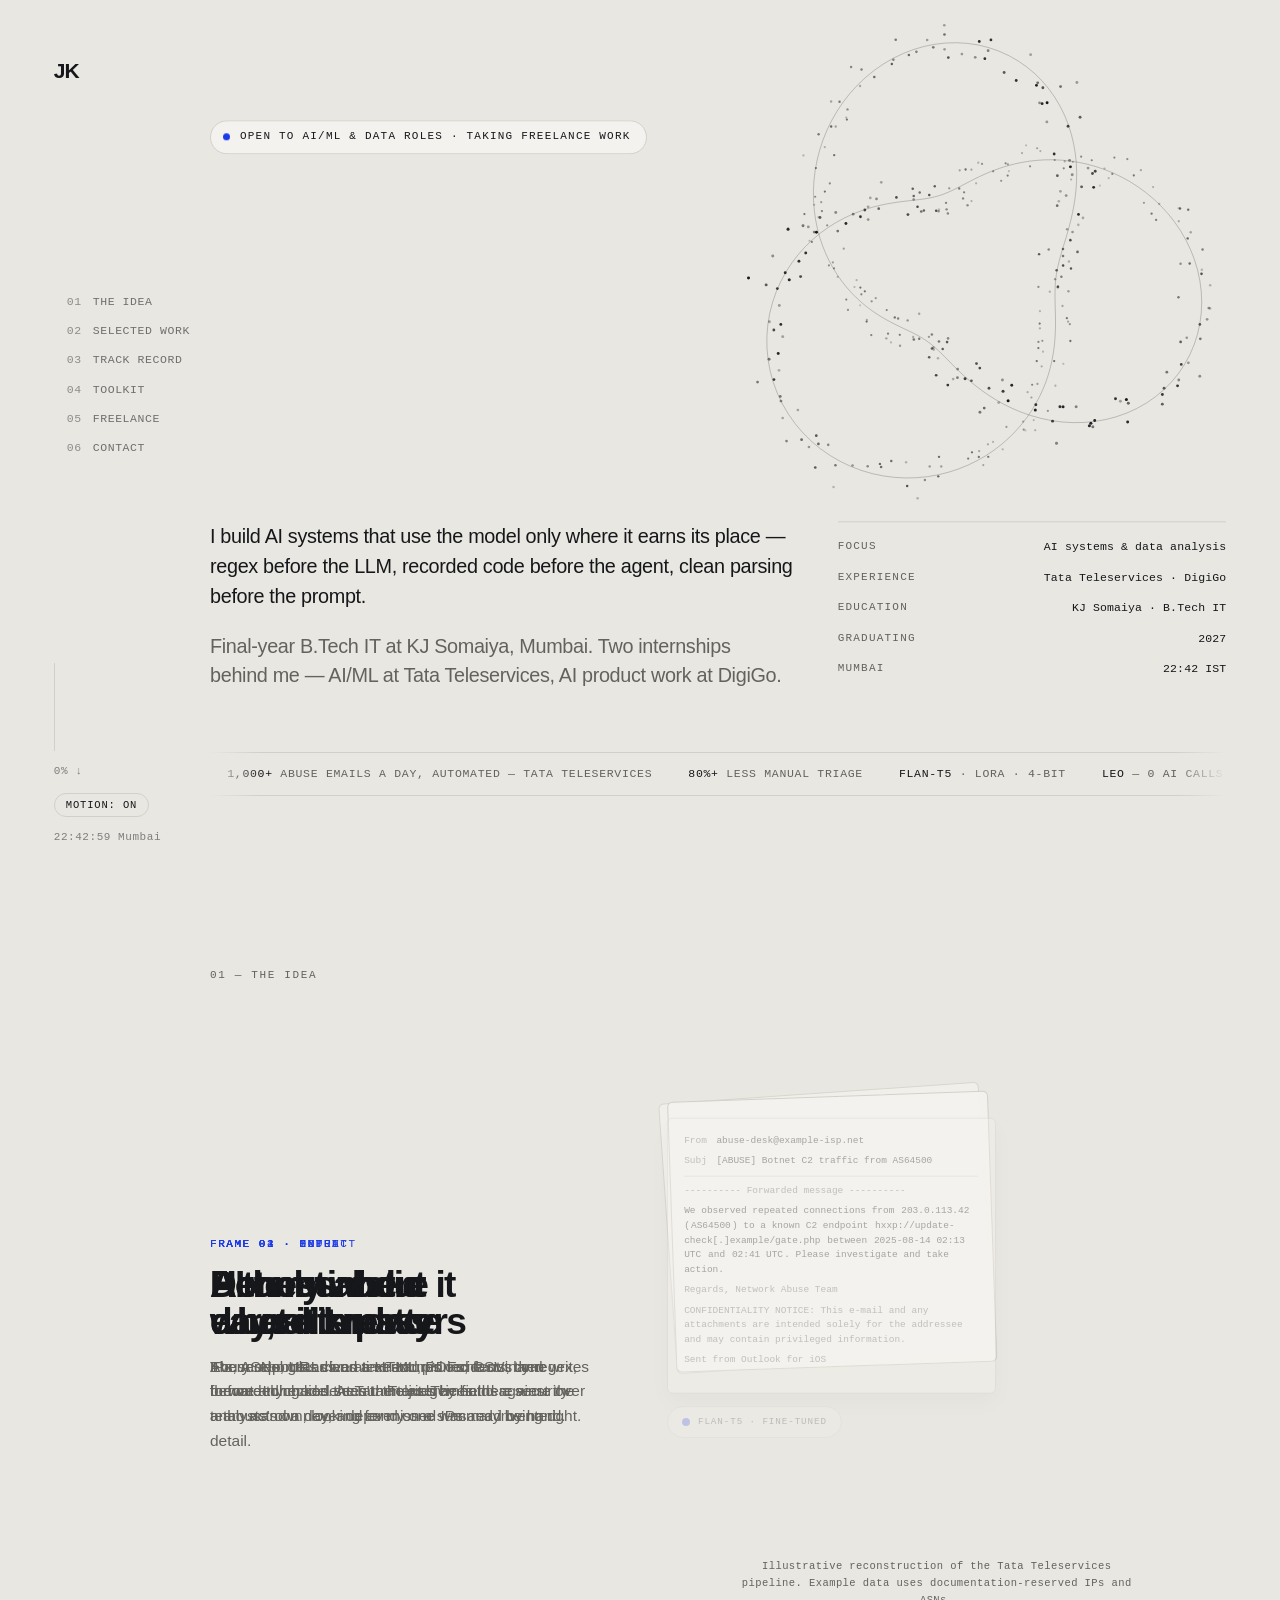
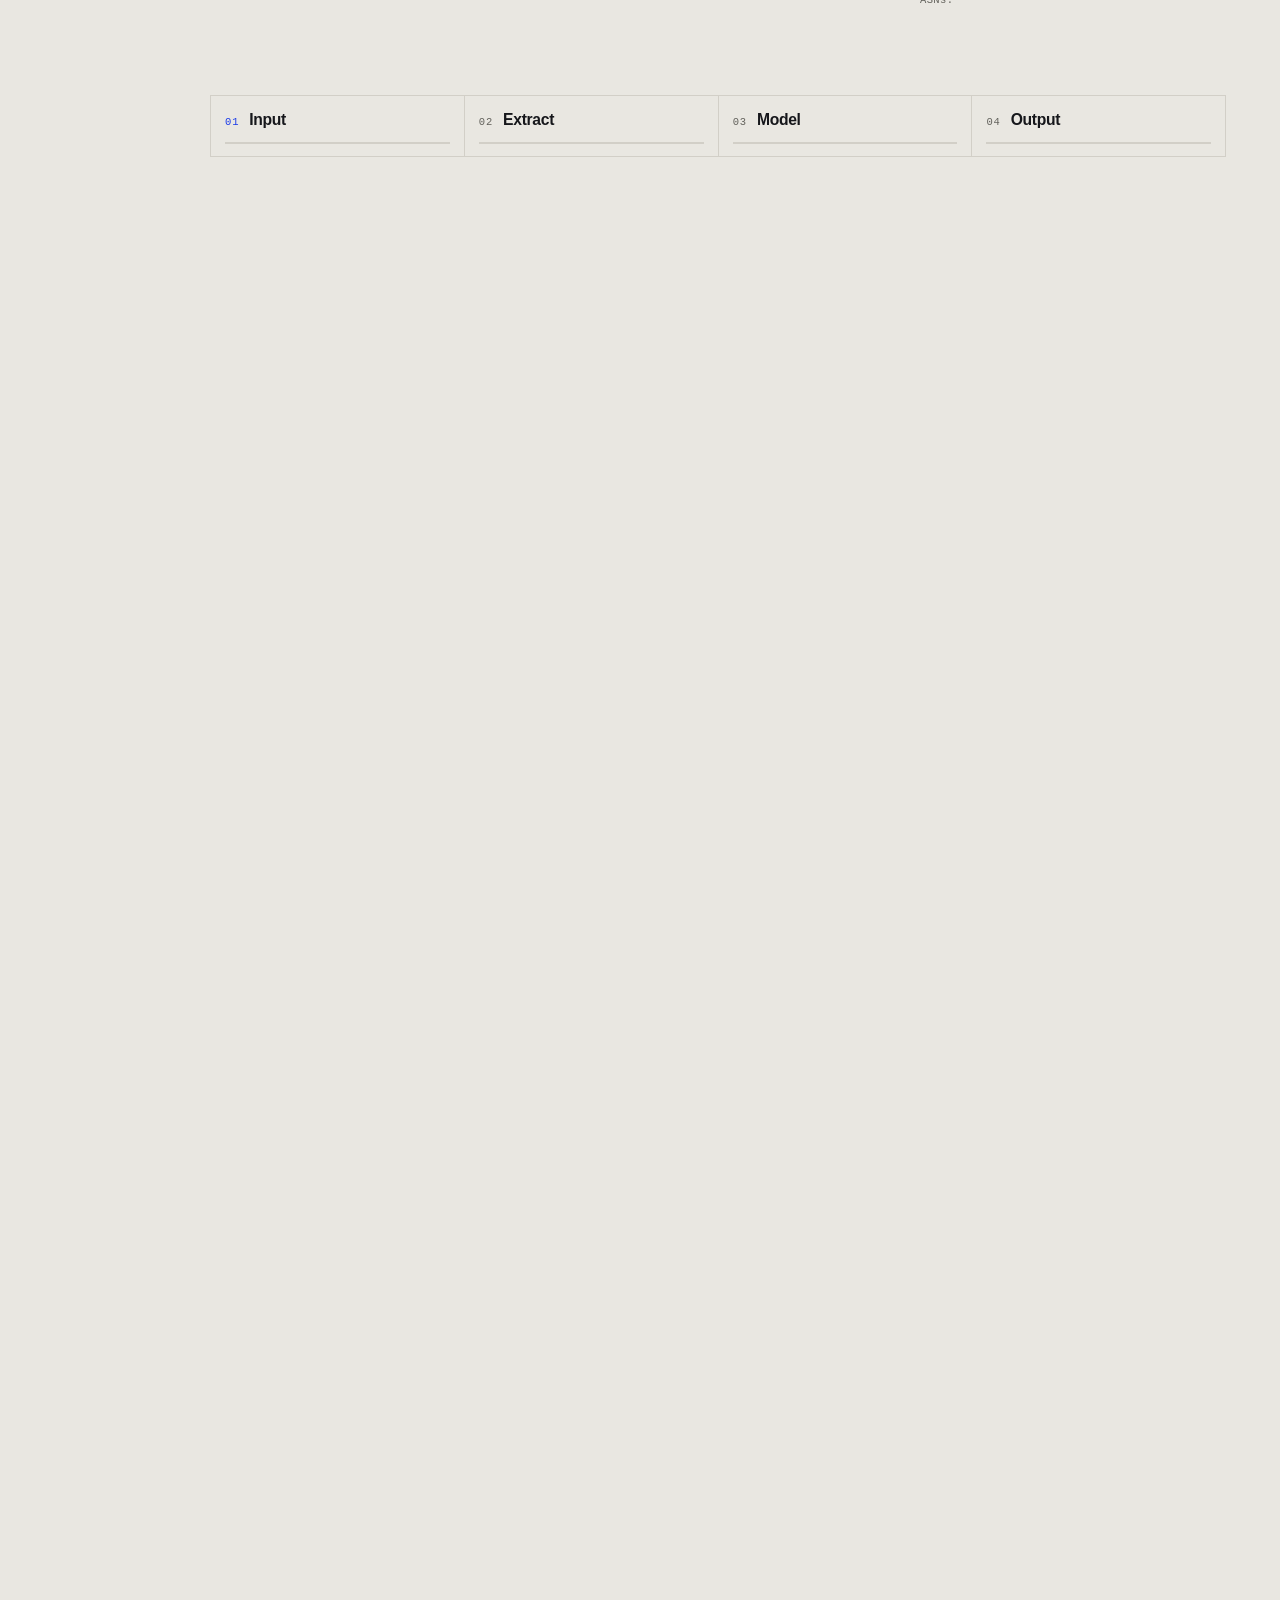
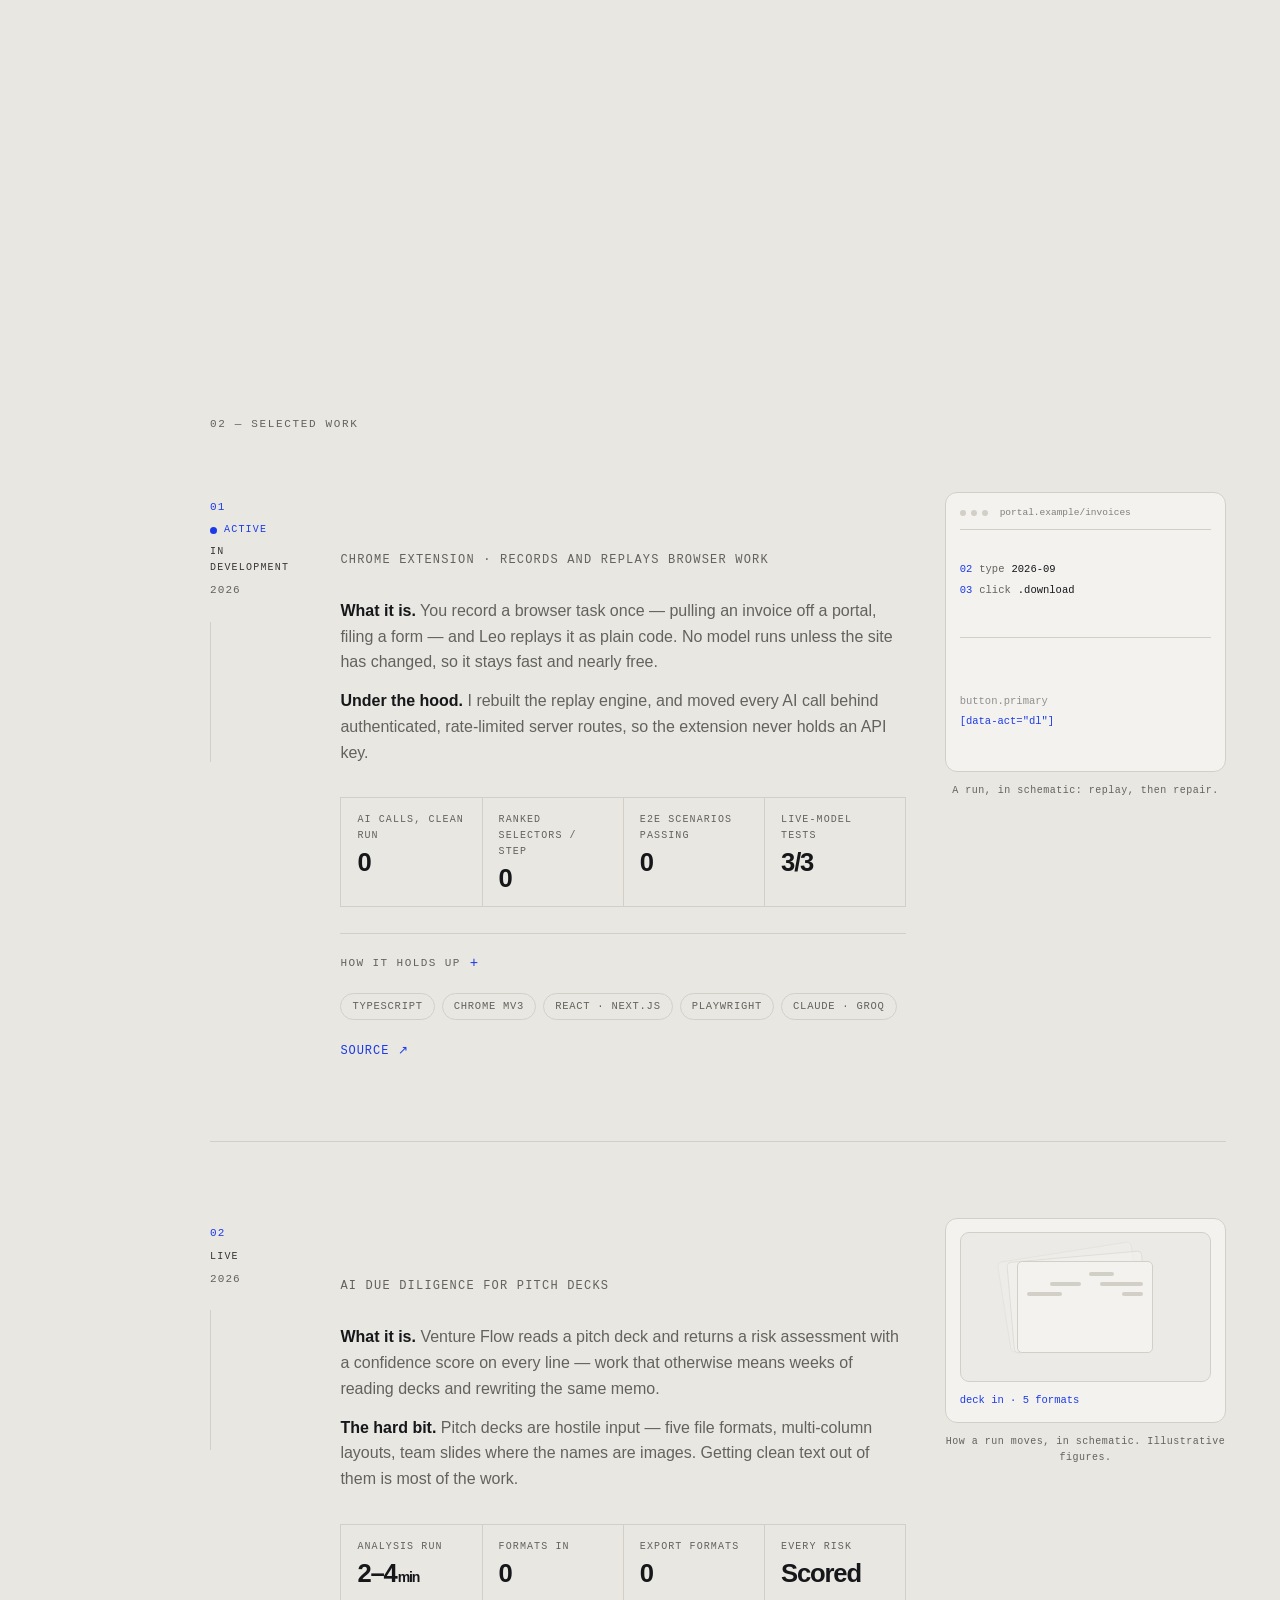
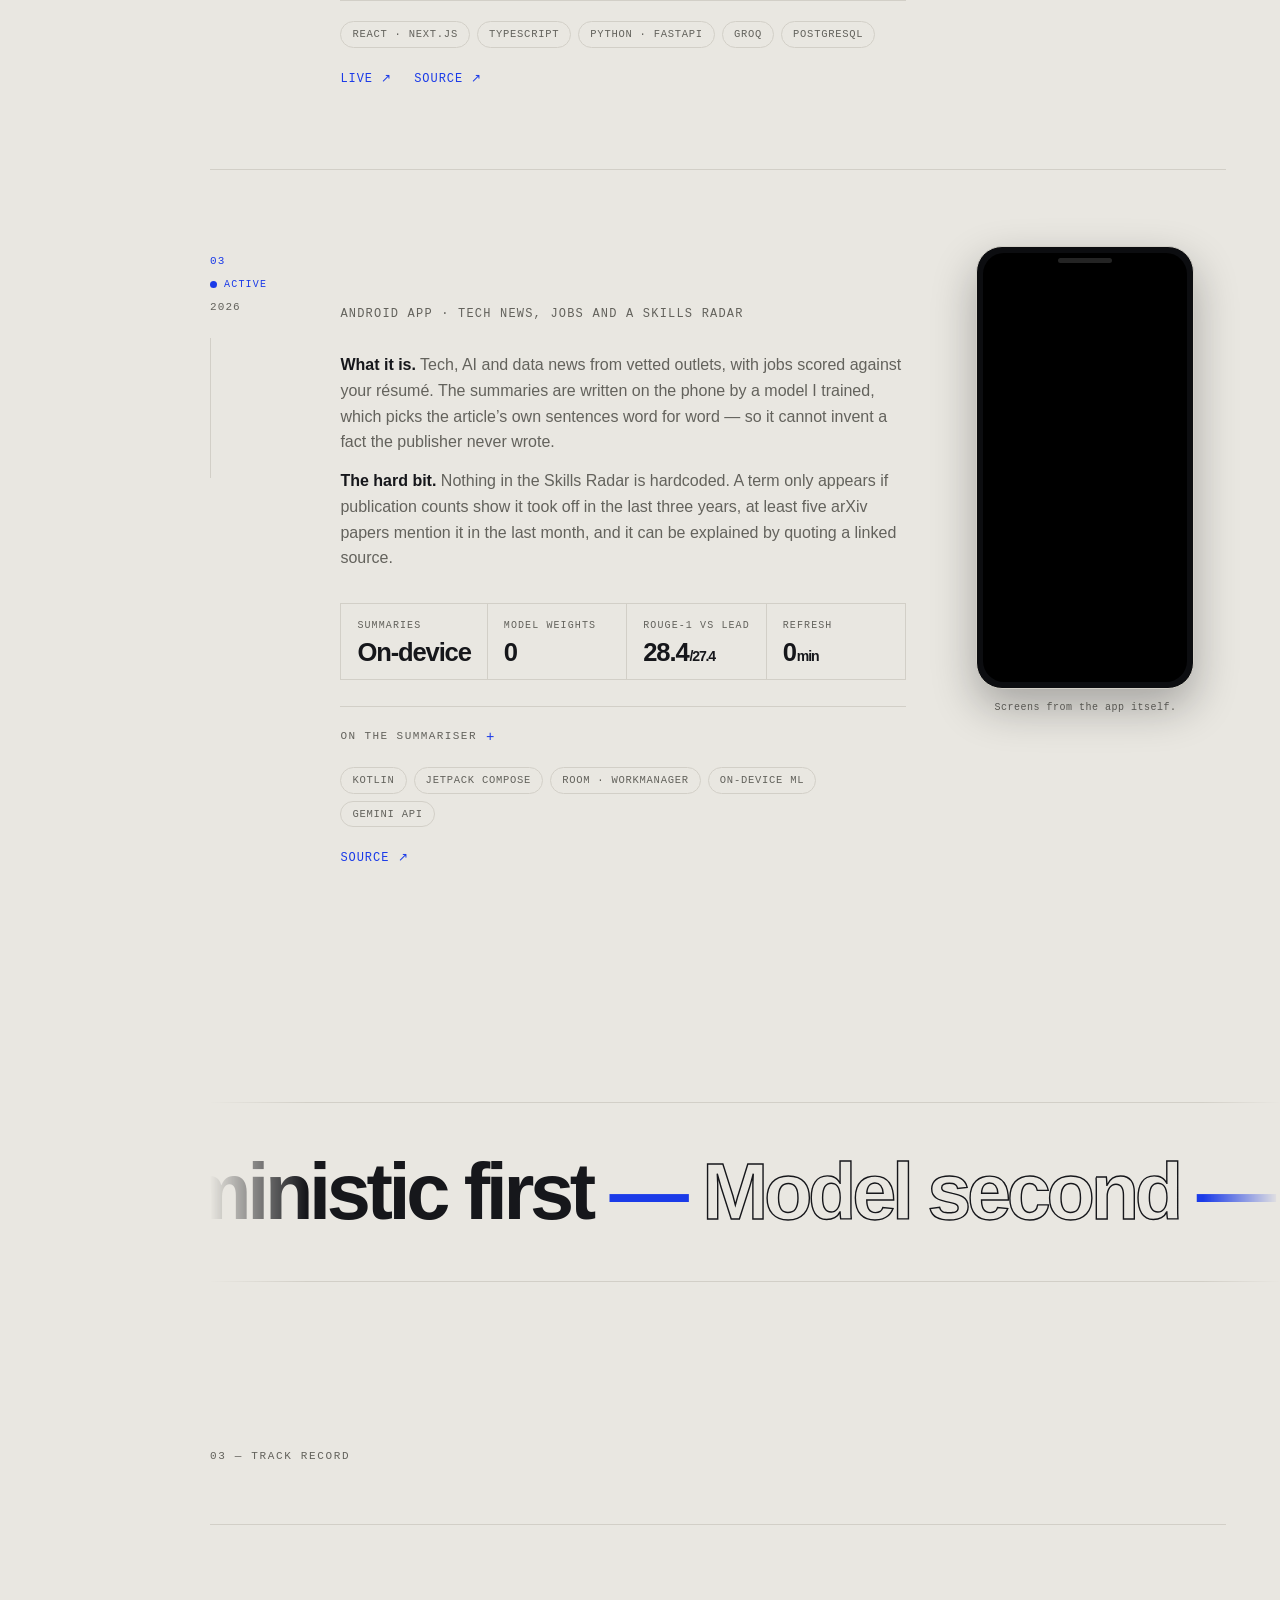
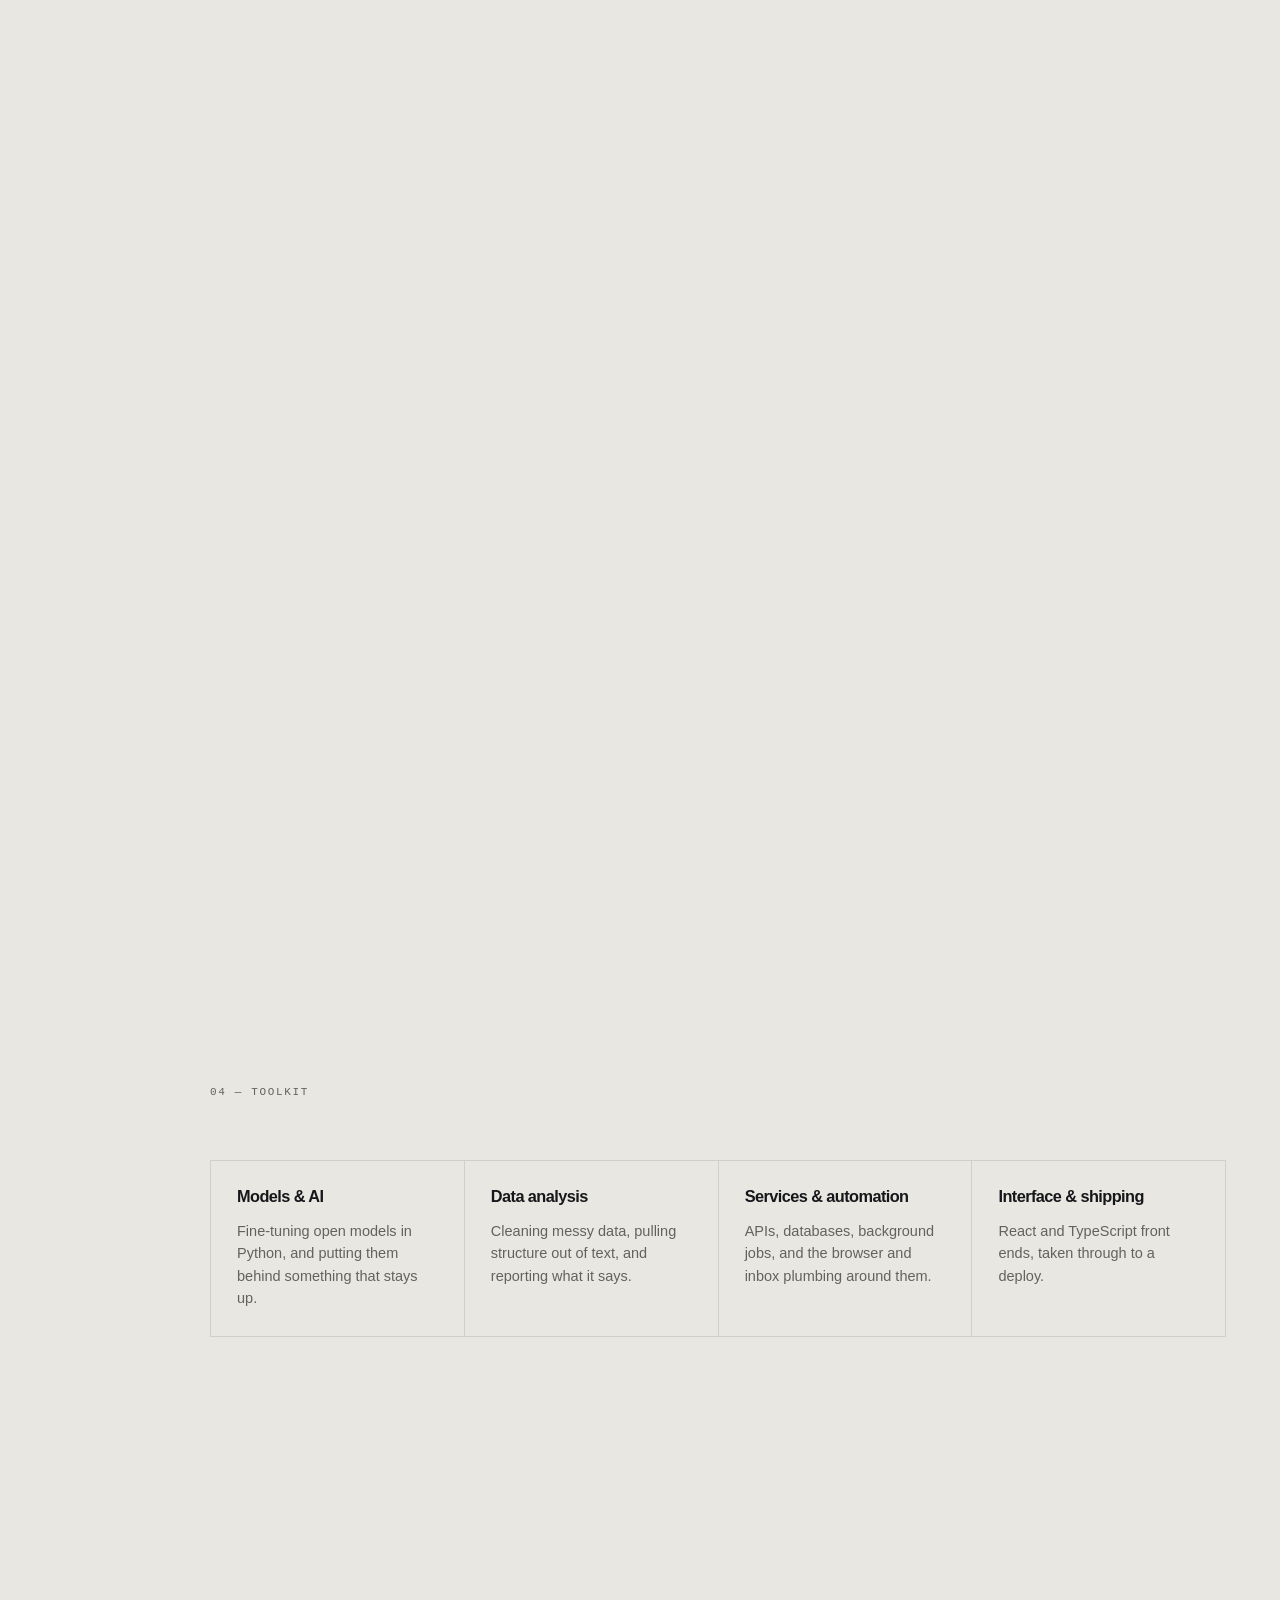
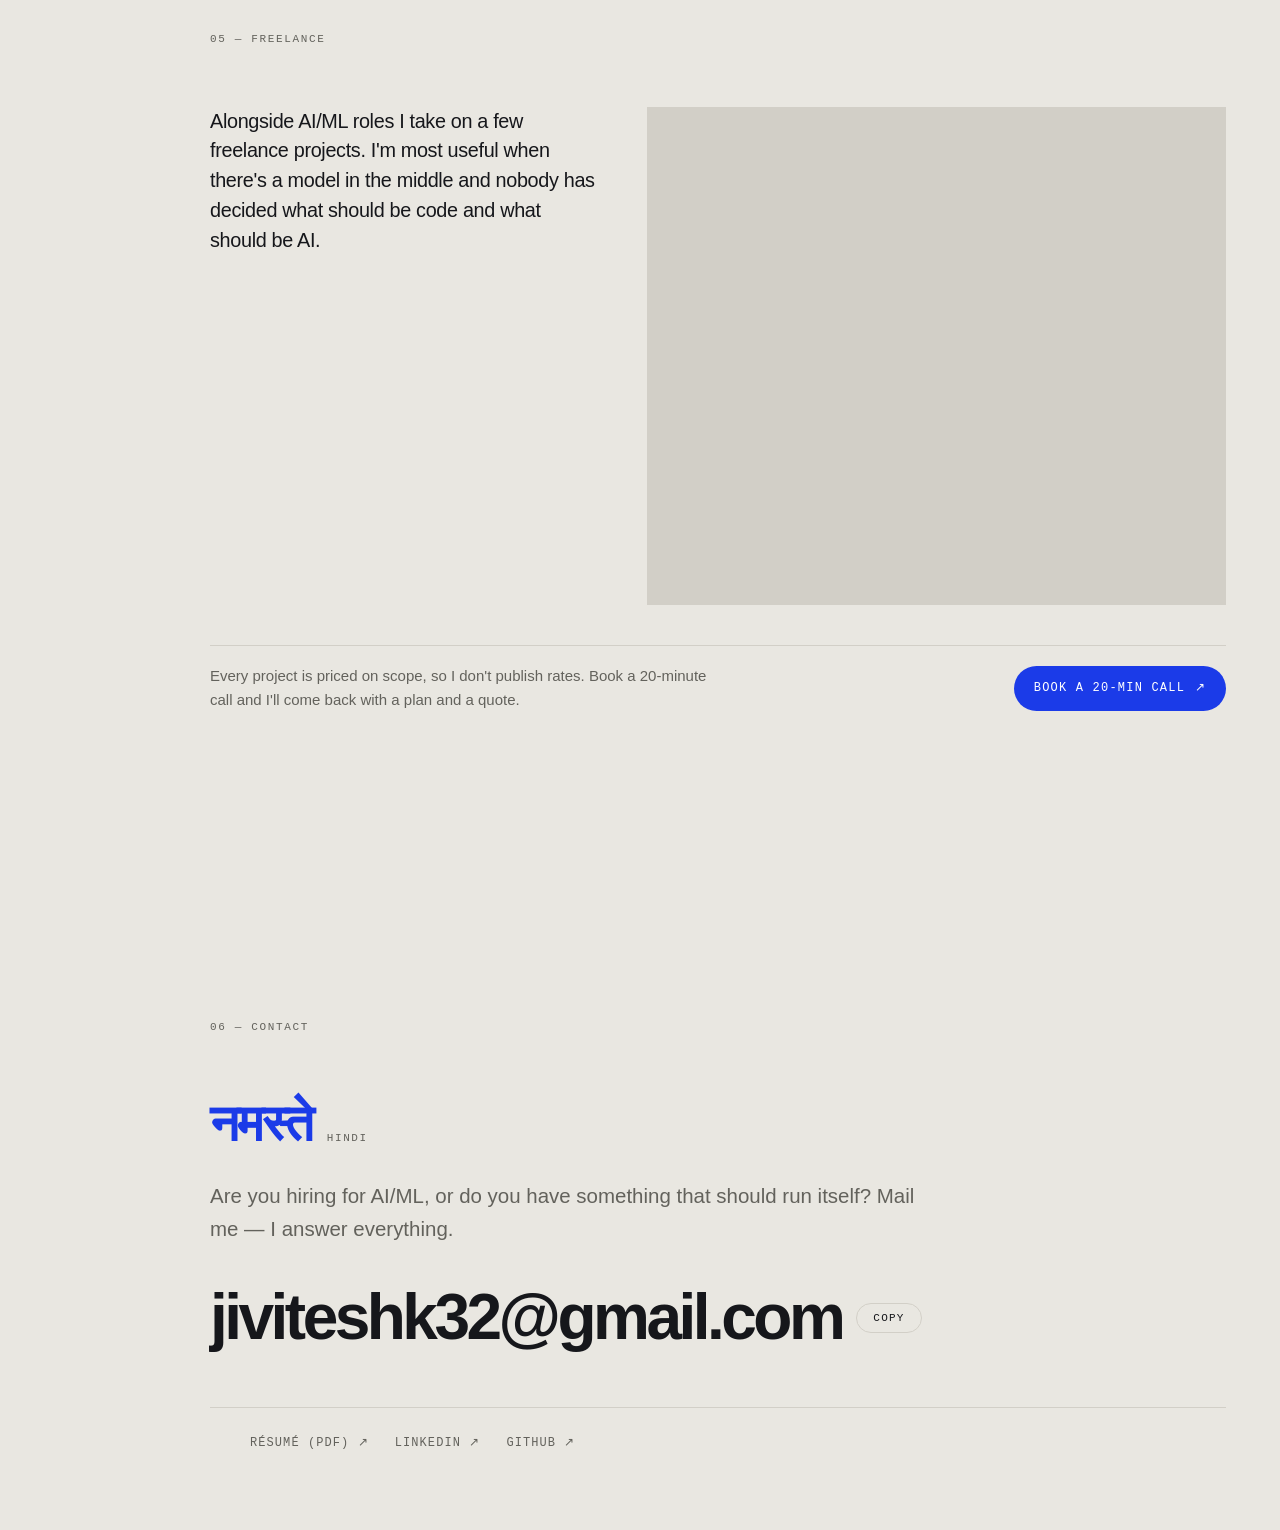
<file: index.html>
<!doctype html>
<html lang="en" data-ground="day">
<head>
<meta charset="utf-8">
<meta name="viewport" content="width=device-width, initial-scale=1, minimum-scale=1">
<title>Jivitesh Kumar — AI/ML & data analysis</title>
<meta name="description" content="Jivitesh Kumar builds AI systems that use the model only where it earns its place. Leo, Venture Flow, and an abuse-email pipeline at Tata Teleservices.">
<meta name="theme-color" content="#E9E7E1">

<meta property="og:title" content="Jivitesh Kumar — AI/ML & data analysis">
<meta property="og:description" content="AI systems that use the model only where it earns its place.">
<meta property="og:type" content="website">

<link rel="preconnect" href="https://fonts.googleapis.com">
<link rel="preconnect" href="https://fonts.gstatic.com" crossorigin>
<link rel="stylesheet" href="https://fonts.googleapis.com/css2?family=Bricolage+Grotesque:opsz,wdth,wght@12..96,75..100,300..800&family=Archivo:wdth,wght@62..125,400..700&family=JetBrains+Mono:wght@400;500&display=swap">
<link rel="stylesheet" href="css/site.css">
</head>
<body>

<a class="skip" href="#work">Skip to the work</a>

<div class="ground" aria-hidden="true"></div>
<canvas class="field" id="field" aria-hidden="true"></canvas>

<!-- ── spine ────────────────────────────────────────────── -->
<aside class="spine">
  <a class="spine-mark" href="#top" aria-label="Back to top">JK</a>
  <nav aria-label="Chapters">
    <a href="#idea"><i>01</i> <span>The idea</span></a>
    <a href="#work"><i>02</i> <span>Selected work</span></a>
    <a href="#record"><i>03</i> <span>Track record</span></a>
    <a href="#toolkit"><i>04</i> <span>Toolkit</span></a>
    <a href="#hire"><i>05</i> <span>Freelance</span></a>
    <a href="#contact"><i>06</i> <span>Contact</span></a>
  </nav>
  <div class="spine-foot">
    <div class="meter" aria-hidden="true"><span id="meter"></span></div>
    <p class="dir" id="dir" aria-hidden="true">0% &darr;</p>
    <button class="motion-toggle" type="button" hidden>Motion</button>
    <p class="clock"><span id="clock">--:--:--</span> Mumbai</p>
  </div>
</aside>

<main id="top">

<!-- ── 00 · opening ─────────────────────────────────────── -->
<section class="hero" id="hero">
  <p class="status" data-depth="0.35"><span class="dot"></span> Open to AI/ML &amp; data roles &middot; taking freelance work</p>

  <h1 id="name" aria-label="Jivitesh Kumar"><span class="line" data-depth="0.9">JIVITESH</span><span class="line" data-depth="1.3">KUMAR</span></h1>

  <div class="hero-grid">
    <div data-depth="0.55">
      <p class="lead">I build AI systems that use the model only where it earns its place &mdash; regex before the LLM, recorded code before the agent, clean parsing before the prompt.</p>
      <p class="lead dim">Final-year B.Tech IT at KJ Somaiya, Mumbai. Two internships behind me &mdash; AI/ML at Tata Teleservices, AI product work at DigiGo.</p>
    </div>
    <dl class="hero-meta" data-depth="0.3">
      <div><dt>Focus</dt><dd>AI systems &amp; data analysis</dd></div>
      <div><dt>Experience</dt><dd>Tata Teleservices &middot; DigiGo</dd></div>
      <div><dt>Education</dt><dd>KJ Somaiya &middot; B.Tech IT</dd></div>
      <div><dt>Graduating</dt><dd>2027</dd></div>
      <div><dt>Mumbai</dt><dd><span id="clock2">--:--</span> IST</dd></div>
    </dl>
  </div>

  <div class="ticker" aria-hidden="true">
    <div class="tape">
      <ul>
        <li><b>1,000+</b> abuse emails a day, automated &mdash; Tata Teleservices</li>
        <li><b>80%+</b> less manual triage</li>
        <li><b>FLAN-T5</b> &middot; LoRA &middot; 4-bit</li>
        <li><b>Leo</b> &mdash; 0 AI calls on a clean run</li>
        <li><b>Venture Flow</b> &mdash; diligence in 2&ndash;4 min</li>
        <li><b>2</b> internships</li>
        <li>B.Tech IT &middot; <b>KJ Somaiya &rsquo;27</b></li>
      </ul>
      <ul>
        <li><b>1,000+</b> abuse emails a day, automated &mdash; Tata Teleservices</li>
        <li><b>80%+</b> less manual triage</li>
        <li><b>FLAN-T5</b> &middot; LoRA &middot; 4-bit</li>
        <li><b>Leo</b> &mdash; 0 AI calls on a clean run</li>
        <li><b>Venture Flow</b> &mdash; diligence in 2&ndash;4 min</li>
        <li><b>2</b> internships</li>
        <li>B.Tech IT &middot; <b>KJ Somaiya &rsquo;27</b></li>
      </ul>
    </div>
  </div>
</section>

<!-- ── 01 · the idea · storyboard ──────────────────────── -->
<section class="story" id="idea" aria-labelledby="idea-title">
  <div class="story-stage">
    <header class="sec-head story-head">
      <span class="eyebrow">01 &mdash; The idea</span>
      <h2 id="idea-title">Code first, model second</h2>
    </header>

    <div class="story-grid">
      <ol class="captions">
        <li class="cap on" data-frame="0">
          <span class="cap-no">Frame 01 &middot; Input</span>
          <h3>A thousand a day, all messy</h3>
          <p>Abuse reports arrive as HTML, PDFs, CSVs and forwarded chains. At Tata Teleservices there were over a thousand a day, and every one was read by hand.</p>
        </li>
        <li class="cap" data-frame="1">
          <span class="cap-no">Frame 02 &middot; Extract</span>
          <h3>Deterministic where it matters</h3>
          <p>IPs, ASNs, URLs and timestamps come out by regex, before any model sees the text. The fields a security team acts on never depend on a summary being right.</p>
        </li>
        <li class="cap" data-frame="2">
          <span class="cap-no">Frame 03 &middot; Model</span>
          <h3>AI only where it earns its place</h3>
          <p>The model gets clean text and pinned facts, then writes the one thing code can't: the judgement.</p>
        </li>
        <li class="cap" data-frame="3">
          <span class="cap-no">Frame 04 &middot; Output</span>
          <h3>Honest about what it knows</h3>
          <p>Every report lands as a structured incident in one format. I checked the summaries by hand against the analysts' own, looking for missed IPs and invented detail.</p>
        </li>
      </ol>

      <figure class="machine-wrap">
        <div class="machine" id="machine" aria-hidden="true">
          <div class="ghost g2"></div>
          <div class="ghost g1"></div>
          <article class="m-card">
            <p class="m-head"><span>From</span>abuse-desk@example-isp.net</p>
            <p class="m-head"><span>Subj</span>[ABUSE] Botnet C2 traffic from AS64500</p>
            <p class="m-noise">---------- Forwarded message ----------</p>
            <p class="m-body">We observed repeated connections from <mark>203.0.113.42</mark> (<mark>AS64500</mark>) to a known C2 endpoint <mark>hxxp://update-check[.]example/gate.php</mark> between <mark>2025-08-14 02:13 UTC</mark> and <mark>02:41 UTC</mark>. Please investigate and take action.</p>
            <p class="m-noise">Regards, Network Abuse Team</p>
            <p class="m-noise">CONFIDENTIALITY NOTICE: This e-mail and any attachments are intended solely for the addressee and may contain privileged information.</p>
            <p class="m-noise">Sent from Outlook for iOS</p>
          </article>
          <p class="count"><span>1,000+ a day</span></p>
          <div class="json">
            <p class="obj-label">regex &middot; deterministic</p>
            <div class="br">{</div>
            <div class="j" style="--i:0"><span class="jk">"ip"</span>: "203.0.113.42",</div>
            <div class="j" style="--i:1"><span class="jk">"asn"</span>: "AS64500",</div>
            <div class="j" style="--i:2"><span class="jk">"url"</span>: "update-check.example/gate.php",</div>
            <div class="j" style="--i:3"><span class="jk">"first_seen"</span>: "02:13Z",</div>
            <div class="j" style="--i:4"><span class="jk">"last_seen"</span>: "02:41Z"</div>
            <div class="br">}</div>
          </div>
          <svg class="wires" viewBox="0 0 44 36" preserveAspectRatio="none" focusable="false"><path class="w1" pathLength="1" d="M24.3 11.4 C 25.9 11.4, 25.7 7.8, 27.4 7.8"/><path class="w2" pathLength="1" d="M35 16.6 C 35 22.6, 14.8 20.4, 13.8 25.2"/></svg>
          <div class="model"><i></i><span>FLAN-T5 &middot; fine-tuned</span></div>
          <div class="sum"><span class="sum-label">Model summary</span><span class="sum-text" id="sumText">Botnet C2 beaconing from customer IP 203.0.113.42 (AS64500) over 28 minutes. Likely compromised host.</span><span class="caret"></span></div>
          <div class="inc">
            <p class="inc-id">INC-0814-0213</p>
            <dl>
              <div><dt>Type</dt><dd>Botnet C2</dd></div>
              <div><dt>Severity</dt><dd class="sev">High</dd></div>
              <div><dt>IP</dt><dd>203.0.113.42</dd></div>
              <div><dt>Cause</dt><dd>Compromised host</dd></div>
            </dl>
            <p class="inc-foot">Logged &rarr; incident log</p>
          </div>
        </div>
        <figcaption>Illustrative reconstruction of the Tata Teleservices pipeline. Example data uses documentation-reserved IPs and ASNs.</figcaption>
      </figure>
    </div>

    <nav class="board" aria-label="Storyboard frames">
      <button type="button" class="frame on" data-frame="0"><span class="fr-no">01</span><span class="fr-name">Input</span><span class="fr-bar"><i></i></span></button>
      <button type="button" class="frame" data-frame="1"><span class="fr-no">02</span><span class="fr-name">Extract</span><span class="fr-bar"><i></i></span></button>
      <button type="button" class="frame" data-frame="2"><span class="fr-no">03</span><span class="fr-name">Model</span><span class="fr-bar"><i></i></span></button>
      <button type="button" class="frame" data-frame="3"><span class="fr-no">04</span><span class="fr-name">Output</span><span class="fr-bar"><i></i></span></button>
    </nav>
  </div>
</section>

<!-- ── 02 · work · NIGHT ────────────────────────────────── -->
<section class="work night-zone" id="work" data-night>
  <header class="sec-head">
    <span class="eyebrow">02 &mdash; Selected work</span>
    <h2>Three things worth defending</h2>
  </header>

  <!-- Leo -->
  <article class="case">
    <div class="case-no"><span>01</span><span class="case-state live"><i aria-hidden="true"></i>Active</span><span class="case-state">In development</span><span class="case-year">2026</span></div>
    <div class="case-body">
      <h3>Leo</h3>
      <p class="case-kicker">Chrome extension &middot; records and replays browser work</p>
      <div class="case-prose">
        <p><b>What it is.</b> You record a browser task once &mdash; pulling an invoice off a portal, filing a form &mdash; and Leo replays it as plain code. No model runs unless the site has changed, so it stays fast and nearly free.</p>
        <p><b>Under the hood.</b> I rebuilt the replay engine, and moved every AI call behind authenticated, rate-limited server routes, so the extension never holds an API key.</p>
      </div>
      <ul class="metrics">
        <li><span>AI calls, clean run</span><b>0</b></li>
        <li><span>Ranked selectors / step</span><b>10</b></li>
        <li><span>E2E scenarios passing</span><b>17</b></li>
        <li><span>Live-model tests</span><b>3/3</b></li>
      </ul>

      <details class="more">
        <summary>How it holds up</summary>
        <div class="more-body">
          <p><b>The hard bit.</b> A recording that replays blindly breaks the day a button moves; an agent that reasons through every step never breaks but never gets cheap. Each step keeps up to ten ranked selectors, so a small redesign usually falls through to the next one. Only when every selector misses does AI step in, find the moved element, repair the step and save the fix back as code.</p>
          <p><b>Where it runs.</b> In your own browser, with your existing logins. There are no passwords to hand over and none are stored.</p>
          <p><b>Next.</b> Self-repair that gets itself unstuck, inputs that change per run, then scheduled cloud runs and store listings.</p>
        </div>
      </details>

      <ul class="tags">
        <li>TypeScript</li><li>Chrome MV3</li><li>React &middot; Next.js</li><li>Playwright</li><li>Claude &middot; Groq</li>
      </ul>
      <p class="case-links">
        <a href="https://github.com/JiviteshKumar/leo_update" target="_blank" rel="noopener">Source &#8599;</a>
      </p>
    </div>
    <figure class="case-media" aria-hidden="true">
      <div class="demo demo-leo">
        <p class="d-bar"><i></i><i></i><i></i><span>portal.example/invoices</span></p>
        <div class="d-body">
          <ol class="d-steps">
            <li style="--i:0"><em>01</em> click <code>#invoices</code></li>
            <li style="--i:1"><em>02</em> type <code>2026-09</code></li>
            <li style="--i:2"><em>03</em> click <code>.download</code></li>
          </ol>
          <p class="d-run"><span class="d-dot"></span>replaying as code</p>
          <div class="d-repair">
            <p class="d-alert">the button moved</p>
            <ol class="d-sel">
              <li style="--i:0"><code>.download</code></li>
              <li style="--i:1"><code>button.primary</code></li>
              <li style="--i:2"><code>[data-act="dl"]</code></li>
            </ol>
            <p class="d-fix">repaired &rarr; saved back as code</p>
          </div>
        </div>
      </div>
      <figcaption>A run, in schematic: replay, then repair.</figcaption>
    </figure>
  </article>

  <!-- Venture Flow -->
  <article class="case">
    <div class="case-no"><span>02</span><span class="case-state">Live</span><span class="case-year">2026</span></div>
    <div class="case-body">
      <h3>Venture Flow</h3>
      <p class="case-kicker">AI due diligence for pitch decks</p>
      <div class="case-prose">
        <p><b>What it is.</b> Venture Flow reads a pitch deck and returns a risk assessment with a confidence score on every line &mdash; work that otherwise means weeks of reading decks and rewriting the same memo.</p>
        <p><b>The hard bit.</b> Pitch decks are hostile input &mdash; five file formats, multi-column layouts, team slides where the names are images. Getting clean text out of them is most of the work.</p>
      </div>
      <ul class="metrics">
        <li><span>Analysis run</span><b>2&ndash;4<i>min</i></b></li>
        <li><span>Formats in</span><b>5</b></li>
        <li><span>Export formats</span><b>3</b></li>
        <li><span>Every risk</span><b>Scored</b></li>
      </ul>
      <ul class="tags">
        <li>React &middot; Next.js</li><li>TypeScript</li><li>Python &middot; FastAPI</li><li>Groq</li><li>PostgreSQL</li>
      </ul>
      <p class="case-links">
        <a href="https://venture-flow-livid.vercel.app" target="_blank" rel="noopener">Live &#8599;</a>
        <a href="https://github.com/JiviteshKumar/venture_flow" target="_blank" rel="noopener">Source &#8599;</a>
      </p>
    </div>
    <figure class="case-media" aria-hidden="true">
      <div class="demo demo-vf">
        <div class="vf-screen">

          <div class="vf-stage" style="--i:0">
            <span class="vf-slide b2"></span>
            <span class="vf-slide b1"></span>
            <span class="vf-slide top">
              <i class="vf-t" style="--j:0;--w:72%"></i><i class="vf-t" style="--j:1;--w:46%"></i>
              <i class="vf-t r" style="--j:2;--w:58%"></i><i class="vf-t r" style="--j:3;--w:80%"></i>
              <i class="vf-t" style="--j:4;--w:64%"></i><i class="vf-t r" style="--j:5;--w:40%"></i>
            </span>
          </div>

          <div class="vf-stage" style="--i:1">
            <ol class="vf-lines">
              <li style="--j:0"><em>1</em><i style="--w:88%"></i></li>
              <li style="--j:1"><em>2</em><i style="--w:72%"></i></li>
              <li style="--j:2"><em>3</em><i style="--w:94%"></i></li>
              <li style="--j:3"><em>4</em><i style="--w:66%"></i></li>
              <li style="--j:4"><em>5</em><i style="--w:81%"></i></li>
            </ol>
          </div>

          <div class="vf-stage" style="--i:2">
            <ul class="vf-risks">
              <li style="--j:0"><span>Market</span><i style="--p:.78"></i></li>
              <li style="--j:1"><span>Team</span><i style="--p:.52"></i></li>
              <li style="--j:2"><span>Traction</span><i style="--p:.67"></i></li>
            </ul>
          </div>

        </div>
        <p class="vf-cap">
          <span style="--i:0">deck in &middot; 5 formats</span>
          <span style="--i:1">layout reconstructed</span>
          <span style="--i:2">every risk scored</span>
        </p>
      </div>
      <figcaption>How a run moves, in schematic. Illustrative figures.</figcaption>
    </figure>
  </article>

  <!-- sudo -->
  <article class="case">
    <div class="case-no"><span>03</span><span class="case-state live"><i aria-hidden="true"></i>Active</span><span class="case-year">2026</span></div>
    <div class="case-body">
      <h3>sudo</h3>
      <p class="case-kicker">Android app &middot; tech news, jobs and a skills radar</p>
      <div class="case-prose">
        <p><b>What it is.</b> Tech, AI and data news from vetted outlets, with jobs scored against your r&eacute;sum&eacute;. The summaries are written on the phone by a model I trained, which picks the article&rsquo;s own sentences word for word &mdash; so it cannot invent a fact the publisher never wrote.</p>
        <p><b>The hard bit.</b> Nothing in the Skills Radar is hardcoded. A term only appears if publication counts show it took off in the last three years, at least five arXiv papers mention it in the last month, and it can be explained by quoting a linked source.</p>
      </div>
      <ul class="metrics">
        <li><span>Summaries</span><b>On&#8209;device</b></li>
        <li><span>Model weights</span><b>530</b></li>
        <li><span>ROUGE-1 vs lead</span><b>28.4<i>/27.4</i></b></li>
        <li><span>Refresh</span><b>15<i>min</i></b></li>
      </ul>

      <details class="more">
        <summary>On the summariser</summary>
        <div class="more-body">
          <p>Each sentence gets twenty features &mdash; position, TextRank score, title overlap, attribution, numbers &mdash; and a 24-unit network scores how likely it belongs in the summary. The app then prints the winning sentences verbatim, in their original order, inside a fifty-word budget. Because it never generates text, it cannot hallucinate.</p>
          <p>It was trained on CNN/DailyMail paired with publisher-written highlights, plus articles from the app&rsquo;s own feeds paired with each publisher&rsquo;s summary line, filtered for references the article text does not support. On the held-out tech set it scores 28.4 ROUGE-1 against 27.4 for the lead baseline and 24.9 for TextRank, at the same word budget.</p>
        </div>
      </details>

      <ul class="tags">
        <li>Kotlin</li><li>Jetpack Compose</li><li>Room &middot; WorkManager</li><li>On-device ML</li><li>Gemini API</li>
      </ul>
      <p class="case-links">
        <a href="https://github.com/JiviteshKumar/sudo" target="_blank" rel="noopener">Source &#8599;</a>
      </p>
    </div>
    <figure class="case-media">
      <div class="phone">
        <span class="phone-notch" aria-hidden="true"></span>
        <div class="phone-screen">
          <img class="shot" style="--i:0" src="media/sudo/onboarding_dark.webp" alt="sudo onboarding: Tech, distilled." width="420" height="853" loading="lazy" decoding="async">
          <img class="shot" style="--i:1" src="media/sudo/pulse_dark.webp" alt="sudo Tech Pulse feed with summarised stories" width="420" height="853" loading="lazy" decoding="async">
          <img class="shot" style="--i:2" src="media/sudo/jobs_dark.webp" alt="sudo jobs list with match scores and skill gaps" width="420" height="853" loading="lazy" decoding="async">
        </div>
      </div>
      <figcaption>Screens from the app itself.</figcaption>
    </figure>
  </article>
</section>

<div class="band" aria-hidden="true">
  <div class="band-track" id="band"><span>Deterministic first</span><span class="o">Model second</span><span>Honest output</span><span class="o">Code first</span><span>Deterministic first</span><span class="o">Model second</span><span>Honest output</span><span class="o">Code first</span></div>
</div>

<!-- ── 03 · record ──────────────────────────────────────── -->
<section class="record" id="record">
  <header class="sec-head">
    <span class="eyebrow">03 &mdash; Track record</span>
    <h2>Where I've worked</h2>
  </header>
  <ol class="roles">
    <li class="featured">
      <p class="when">Jun 2026 &mdash; Aug 2026</p>
      <div>
        <h3>DigiGo LLP</h3>
        <p class="role-title">Intern &middot; on-site</p>
        <p class="role-desc">DigiGo builds identity verification and guest operations software for hotels. I worked on its authentication flow, alongside research, AI product work and client relationships.</p>
      </div>
    </li>

    <li class="featured">
      <p class="when">Jun 2025 &mdash; Dec 2025</p>
      <div>
        <h3>Tata Teleservices Limited</h3>
        <p class="role-title">AI/ML Intern &middot; abuse email processing &amp; incident summarisation</p>
        <p class="role-desc">Over a thousand abuse reports a day were triaged by hand, three to five minutes each. I built the pipeline that does it instead: normalise every format, pull the technical fields out by regex, summarise with a fine-tuned model, log a structured incident. Seconds, not minutes.</p>

        <div class="pipeline-wrap">
          <ol class="pipeline" aria-label="Pipeline stages, in order">
            <li><span>Outlook</span><em>new email</em></li>
            <li><span>Power Automate</span><em>trigger</em></li>
            <li><span>Normalise</span><em>HTML &middot; PDF &middot; CSV &middot; logs</em></li>
            <li class="key"><span>Regex extract</span><em>IP &middot; ASN &middot; URL &middot; hash</em></li>
            <li><span>LLM summary</span><em>type &middot; severity &middot; cause</em></li>
            <li><span>JSON &rarr; Excel</span><em>incident log</em></li>
          </ol>
        </div>

        <ul class="metrics">
          <li><span>Emails a day</span><b>1,000+</b></li>
          <li><span>Manual time cut</span><b>80%+</b></li>
          <li><span>In production</span><b>FLAN-T5</b></li>
          <li><span>Fine-tuning</span><b>LoRA &middot; 4-bit</b></li>
        </ul>

        <details class="more">
          <summary>On the model</summary>
          <div class="more-body">
            <p>Summarisation started as prompting a general model. I replaced it with FLAN-T5 Base, fine-tuned on historical abuse emails paired with analyst-written summaries &mdash; trained with LoRA and PEFT under 4-bit quantisation to fit GPU memory &mdash; and that fine-tuned model is what ran in production. Evaluation went past loss: I checked outputs by hand against the analysts' own summaries for factual errors, missed IPs and invented detail.</p>
          </div>
        </details>

        <ul class="tags">
          <li>Python</li><li>Regex</li><li>Hugging Face</li><li>FLAN-T5 &middot; LoRA</li><li>Power Automate</li>
        </ul>
      </div>
    </li>

    <li>
      <p class="when">2023 &mdash; 2027</p>
      <div>
        <h3>KJ Somaiya College of Engineering</h3>
        <p class="role-title">B.Tech, Information Technology &middot; Mumbai</p>
      </div>
    </li>
  </ol>
</section>

<!-- ── 04 · toolkit ─────────────────────────────────────── -->
<section class="toolkit" id="toolkit">
  <header class="sec-head">
    <span class="eyebrow">04 &mdash; Toolkit</span>
    <h2>What I reach for</h2>
  </header>
  <div class="tk-grid">
    <div class="tk">
      <h3>Models &amp; AI</h3>
      <p>Fine-tuning open models in Python, and putting them behind something that stays up.</p>
    </div>
    <div class="tk">
      <h3>Data analysis</h3>
      <p>Cleaning messy data, pulling structure out of text, and reporting what it says.</p>
    </div>
    <div class="tk">
      <h3>Services &amp; automation</h3>
      <p>APIs, databases, background jobs, and the browser and inbox plumbing around them.</p>
    </div>
    <div class="tk">
      <h3>Interface &amp; shipping</h3>
      <p>React and TypeScript front ends, taken through to a deploy.</p>
    </div>
  </div>
</section>

<!-- ── 05 · hire me ─────────────────────────────────────── -->
<section class="hire" id="hire">
  <header class="sec-head">
    <span class="eyebrow">05 &mdash; Freelance</span>
    <h2>Work with me</h2>
  </header>
  <div class="hire-grid">
    <p class="lead">Alongside AI/ML roles I take on a few freelance projects. I'm most useful when there's a model in the middle and nobody has decided what should be code and what should be AI.</p>
    <ol class="services">
      <li><span class="s-no">01</span><h3>AI feature builds</h3><p>A model-backed feature taken from &ldquo;we should try this&rdquo; to something running in your product, with the failure states that make it hold up past the demo.</p></li>
      <li><span class="s-no">02</span><h3>Browser &amp; inbox automation</h3><p>The repetitive work your team does in portals and inboxes, turned into something that runs itself.</p></li>
      <li><span class="s-no">03</span><h3>Prototype to product</h3><p>A notebook or a demo that works once, turned into a service someone else can maintain.</p></li>
    </ol>
  </div>
  <div class="book">
    <p>Every project is priced on scope, so I don't publish rates. Book a 20-minute call and I'll come back with a plan and a quote.</p>
    <a class="book-btn" href="mailto:jiviteshk32@gmail.com?subject=20-minute%20call%20%E2%80%94%20project%20enquiry&amp;body=Hi%20Jivitesh%2C%0A%0AWhat%20I%27m%20trying%20to%20get%20done%3A%0A%0ARough%20timeline%3A%0A%0AA%20few%20times%20that%20work%20for%20a%2020-minute%20call%3A%0A">Book a 20-min call <span aria-hidden="true">&#8599;</span></a>
  </div>
</section>

<!-- ── 06 · contact · NIGHT ─────────────────────────────── -->
<section class="contact night-zone" id="contact" data-night>
  <header class="sec-head">
    <span class="eyebrow">06 &mdash; Contact</span>
    <h2>Let's talk</h2>
  </header>
  <p class="hello"><span class="hello-word" id="helloWord" lang="hi">नमस्ते</span><span class="hello-lang" id="helloLang">Hindi</span></p>
  <p class="contact-lead">Are you hiring for AI/ML, or do you have something that should run itself? Mail me &mdash; I answer everything.</p>
  <div class="contact-actions">
    <a class="mail" id="mail" href="mailto:jiviteshk32@gmail.com">jiviteshk32@gmail.com</a>
    <button class="copy" id="copy" type="button">Copy</button>
  </div>
  <ul class="elsewhere">
    <li><a href="resume/Jivitesh-Kumar-Resume.pdf" target="_blank" rel="noopener">Résumé (PDF) &#8599;</a></li>
    <li><a href="https://www.linkedin.com/in/jivitesh-kumar-252731287/" target="_blank" rel="noopener">LinkedIn &#8599;</a></li>
    <li><a href="https://github.com/JiviteshKumar" target="_blank" rel="noopener">GitHub &#8599;</a></li>
  </ul>
</section>

</main>

<script src="js/site.js"></script>
</body>
</html>
</file>
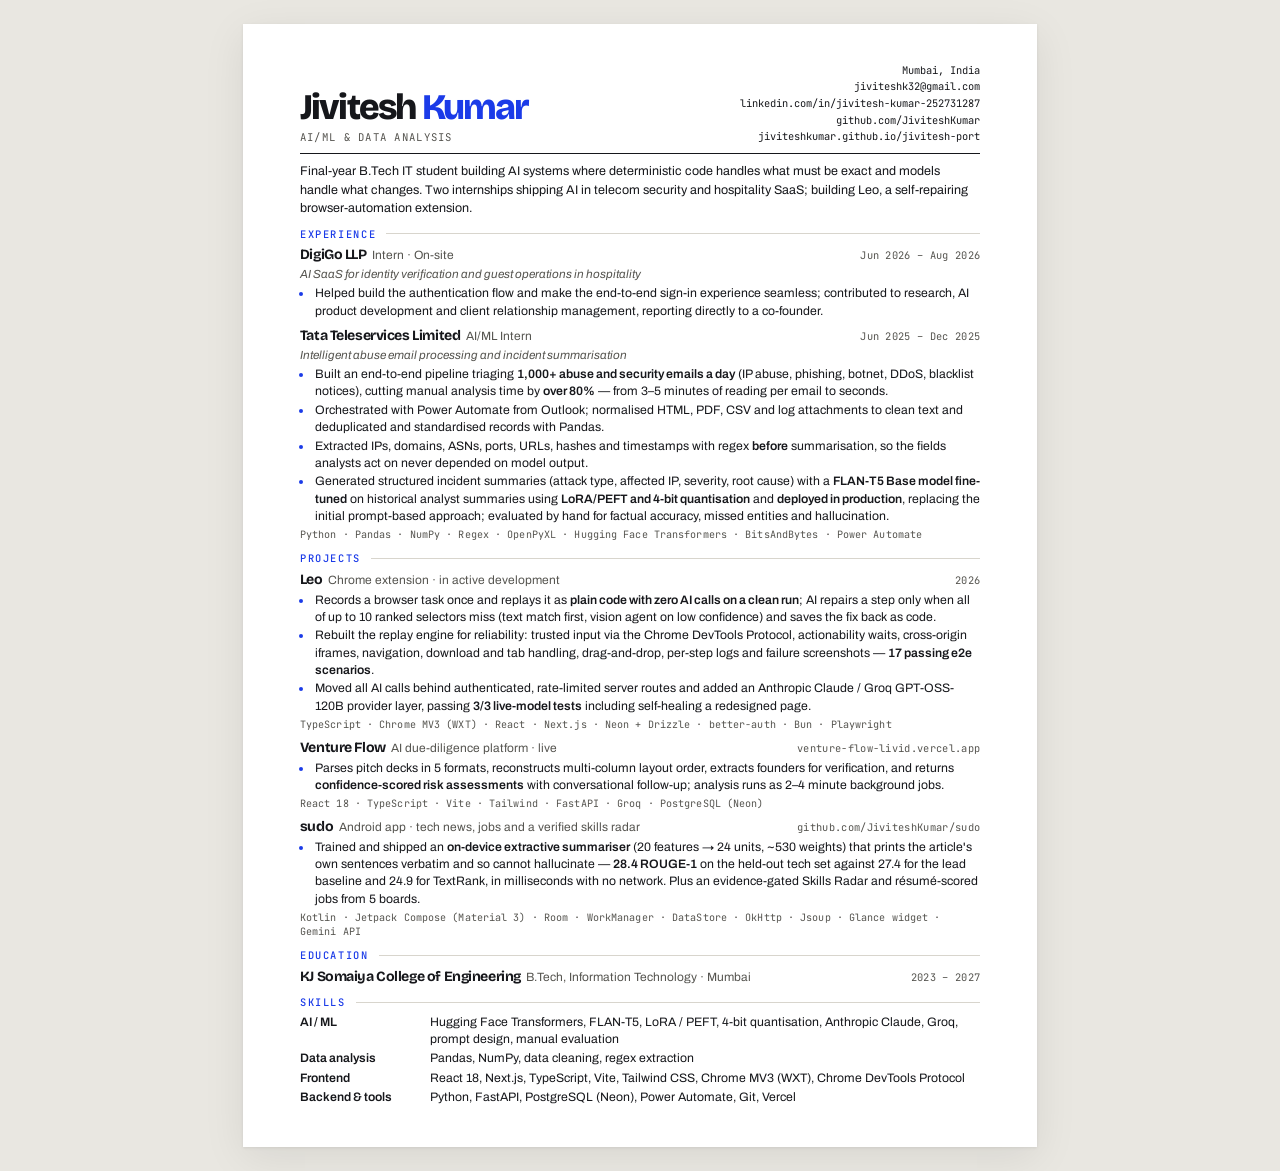
<file: resume/index.html>
<!doctype html>
<html lang="en">
<head>
<meta charset="utf-8">
<meta name="viewport" content="width=device-width, initial-scale=1, minimum-scale=1">
<title>Jivitesh Kumar — Résumé</title>
<link rel="preconnect" href="https://fonts.googleapis.com">
<link rel="preconnect" href="https://fonts.gstatic.com" crossorigin>
<link rel="stylesheet" href="https://fonts.googleapis.com/css2?family=Bricolage+Grotesque:opsz,wdth,wght@12..96,75..100,600..800&family=Archivo:wdth,wght@62..125,400..700&family=JetBrains+Mono:wght@400;500&display=swap">
<style>
/* Single column, real text, standard headings — reads cleanly for humans and ATS parsers alike.
   Source for resume/Jivitesh-Kumar-Resume.pdf. Regenerate after edits (see README). */
@page{ size: A4; margin: 0; }
:root{
  --ink:#16171B; --muted:#55544F; --line:#D8D5CD; --accent:#1B3BE8;
  --display:"Bricolage Grotesque", Archivo, Helvetica, Arial, sans-serif;
  --sans:"Archivo", "Helvetica Neue", Helvetica, Arial, sans-serif;
  --mono:"JetBrains Mono", ui-monospace, Consolas, monospace;
}
*{ box-sizing:border-box; }
html{ background:#E9E7E1; }
body{
  margin:0; color:var(--ink); font-family:var(--sans);
  font-size:9.2pt; line-height:1.40; -webkit-font-smoothing:antialiased;
  -webkit-print-color-adjust:exact; print-color-adjust:exact;
}
.sheet{
  width:210mm; min-height:297mm; margin:24px auto; background:#fff;
  padding:10mm 15mm 8mm; box-shadow:0 1px 3px rgba(0,0,0,.08), 0 10px 40px rgba(0,0,0,.08);
}
@media print{
  html{ background:#fff; }
  .sheet{ margin:0; box-shadow:none; }
}

/* header */
header{ display:flex; justify-content:space-between; align-items:flex-end; gap:20px; padding-bottom:8px; border-bottom:1.5px solid var(--ink); }
h1{
  margin:0; font-family:var(--display); font-weight:800;
  font-size:27pt; line-height:.86; letter-spacing:-.05em;
}
h1 span{ color:var(--accent); }
.role{ margin:6px 0 0; font-family:var(--mono); font-size:8pt; letter-spacing:.12em; text-transform:uppercase; color:var(--muted); }
.contact{ list-style:none; margin:0; padding:0; text-align:right; font-family:var(--mono); font-size:7.8pt; line-height:1.6; }
.contact a{ color:var(--ink); text-decoration:none; }

.summary{ margin:8px 0 0; font-size:9.4pt; line-height:1.48; max-width:none; }

/* sections */
h2{
  margin:9px 0 4px; font-family:var(--mono); font-weight:500;
  font-size:7.8pt; letter-spacing:.16em; text-transform:uppercase; color:var(--accent);
  display:flex; align-items:center; gap:10px;
}
h2::after{ content:""; flex:1; height:1px; background:var(--line); }

.item{ margin:0 0 6px; break-inside:avoid; }
.item:last-child{ margin-bottom:0; }
.row{ display:flex; justify-content:space-between; align-items:baseline; gap:14px; }
h3{ margin:0; font-family:var(--display); font-weight:700; font-size:10.6pt; letter-spacing:-.03em; }
h3 small{ font-family:var(--sans); font-weight:400; font-size:9pt; letter-spacing:0; color:var(--muted); }
.when{ font-family:var(--mono); font-size:7.8pt; letter-spacing:.03em; color:var(--muted); white-space:nowrap; }
.when a{ color:inherit; text-decoration:none; }
.sub{ margin:1px 0 3px; font-size:8.8pt; color:var(--muted); font-style:italic; }

ul.b{ margin:2px 0 0; padding-left:13px; }
ul.b li{ margin:0 0 1.5px; padding-left:2px; }
ul.b li::marker{ color:var(--accent); }
b{ font-weight:600; }
.stack{ margin:3px 0 0; font-family:var(--mono); font-size:7.6pt; color:var(--muted); letter-spacing:.01em; }

.skills{ display:grid; grid-template-columns:118px 1fr; gap:2px 12px; margin:0; }
.skills dt{ font-weight:600; }
.skills dd{ margin:0; color:var(--ink); }
</style>
</head>
<body>
<main class="sheet">

<header>
  <div>
    <h1>Jivitesh <span>Kumar</span></h1>
    <p class="role">AI/ML &amp; Data Analysis</p>
  </div>
  <ul class="contact">
    <li>Mumbai, India</li>
    <li><a href="mailto:jiviteshk32@gmail.com">jiviteshk32@gmail.com</a></li>
    <li><a href="https://www.linkedin.com/in/jivitesh-kumar-252731287/">linkedin.com/in/jivitesh-kumar-252731287</a></li>
    <li><a href="https://github.com/JiviteshKumar">github.com/JiviteshKumar</a></li>
    <li><a href="https://jiviteshkumar.github.io/jivitesh-port/">jiviteshkumar.github.io/jivitesh-port</a></li>
  </ul>
</header>

<p class="summary">Final-year B.Tech IT student building AI systems where deterministic code handles what must be exact and models handle what changes. Two internships shipping AI in telecom security and hospitality SaaS; building Leo, a self-repairing browser-automation extension.</p>

<h2>Experience</h2>

<div class="item">
  <div class="row"><h3>DigiGo LLP <small>&nbsp;Intern · On-site</small></h3><span class="when">Jun 2026 – Aug 2026</span></div>
  <p class="sub">AI SaaS for identity verification and guest operations in hospitality</p>
  <ul class="b">
    <li>Helped build the authentication flow and make the end-to-end sign-in experience seamless; contributed to research, AI product development and client relationship management, reporting directly to a co-founder.</li>
  </ul>
</div>

<div class="item">
  <div class="row"><h3>Tata Teleservices Limited <small>&nbsp;AI/ML Intern</small></h3><span class="when">Jun 2025 – Dec 2025</span></div>
  <p class="sub">Intelligent abuse email processing and incident summarisation</p>
  <ul class="b">
    <li>Built an end-to-end pipeline triaging <b>1,000+ abuse and security emails a day</b> (IP abuse, phishing, botnet, DDoS, blacklist notices), cutting manual analysis time by <b>over 80%</b> &mdash; from 3&ndash;5 minutes of reading per email to seconds.</li>
    <li>Orchestrated with Power Automate from Outlook; normalised HTML, PDF, CSV and log attachments to clean text and deduplicated and standardised records with Pandas.</li>
    <li>Extracted IPs, domains, ASNs, ports, URLs, hashes and timestamps with regex <b>before</b> summarisation, so the fields analysts act on never depended on model output.</li>
    <li>Generated structured incident summaries (attack type, affected IP, severity, root cause) with a <b>FLAN-T5 Base model fine-tuned</b> on historical analyst summaries using <b>LoRA/PEFT and 4-bit quantisation</b> and <b>deployed in production</b>, replacing the initial prompt-based approach; evaluated by hand for factual accuracy, missed entities and hallucination.</li>
  </ul>
  <p class="stack">Python · Pandas · NumPy · Regex · OpenPyXL · Hugging Face Transformers · BitsAndBytes · Power Automate</p>
</div>

<h2>Projects</h2>

<div class="item">
  <div class="row"><h3>Leo <small>&nbsp;Chrome extension · in active development</small></h3><span class="when">2026</span></div>
  <ul class="b">
    <li>Records a browser task once and replays it as <b>plain code with zero AI calls on a clean run</b>; AI repairs a step only when all of up to 10 ranked selectors miss (text match first, vision agent on low confidence) and saves the fix back as code.</li>
    <li>Rebuilt the replay engine for reliability: trusted input via the Chrome DevTools Protocol, actionability waits, cross-origin iframes, navigation, download and tab handling, drag-and-drop, per-step logs and failure screenshots &mdash; <b>17 passing e2e scenarios</b>.</li>
    <li>Moved all AI calls behind authenticated, rate-limited server routes and added an Anthropic Claude / Groq GPT-OSS-120B provider layer, passing <b>3/3 live-model tests</b> including self-healing a redesigned page.</li>
  </ul>
  <p class="stack">TypeScript · Chrome MV3 (WXT) · React · Next.js · Neon + Drizzle · better-auth · Bun · Playwright</p>
</div>

<div class="item">
  <div class="row"><h3>Venture Flow <small>&nbsp;AI due-diligence platform · live</small></h3><span class="when">venture-flow-livid.vercel.app</span></div>
  <ul class="b">
    <li>Parses pitch decks in 5 formats, reconstructs multi-column layout order, extracts founders for verification, and returns <b>confidence-scored risk assessments</b> with conversational follow-up; analysis runs as 2–4 minute background jobs.</li>
  </ul>
  <p class="stack">React 18 · TypeScript · Vite · Tailwind · FastAPI · Groq · PostgreSQL (Neon)</p>
</div>

<div class="item">
  <div class="row"><h3>sudo <small>&nbsp;Android app · tech news, jobs and a verified skills radar</small></h3><span class="when"><a href="https://github.com/JiviteshKumar/sudo">github.com/JiviteshKumar/sudo</a></span></div>
  <ul class="b">
    <li>Trained and shipped an <b>on-device extractive summariser</b> (20 features &rarr; 24 units, ~530 weights) that prints the article's own sentences verbatim and so cannot hallucinate &mdash; <b>28.4 ROUGE-1</b> on the held-out tech set against 27.4 for the lead baseline and 24.9 for TextRank, in milliseconds with no network. Plus an evidence-gated Skills Radar and r&eacute;sum&eacute;-scored jobs from 5 boards.</li>
  </ul>
  <p class="stack">Kotlin · Jetpack Compose (Material 3) · Room · WorkManager · DataStore · OkHttp · Jsoup · Glance widget · Gemini API</p>
</div>

<h2>Education</h2>
<div class="item">
  <div class="row"><h3>KJ Somaiya College of Engineering <small>&nbsp;B.Tech, Information Technology · Mumbai</small></h3><span class="when">2023 – 2027</span></div>
</div>

<h2>Skills</h2>
<dl class="skills">
  <dt>AI / ML</dt><dd>Hugging Face Transformers, FLAN-T5, LoRA / PEFT, 4-bit quantisation, Anthropic Claude, Groq, prompt design, manual evaluation</dd>
  <dt>Data analysis</dt><dd>Pandas, NumPy, data cleaning, regex extraction</dd>
  <dt>Frontend</dt><dd>React 18, Next.js, TypeScript, Vite, Tailwind CSS, Chrome MV3 (WXT), Chrome DevTools Protocol</dd>
  <dt>Backend &amp; tools</dt><dd>Python, FastAPI, PostgreSQL (Neon), Power Automate, Git, Vercel</dd>
</dl>

</main>
</body>
</html>
</file>
<file: css/site.css>
/* ═══════════════════════════════════════════════════════════
   Two Grounds — Jivitesh Kumar
   Day: limestone, editorial.  Night: the work.
   The seam between them is the whole idea.
   ═══════════════════════════════════════════════════════════ */

:root{
  /* day tokens — the default ground */
  --bg:        #E9E7E1;
  --surface:   #F4F2EE;
  --fg:        #16171B;
  --muted:     #63625C;
  --line:      #D2CFC7;
  --accent:    #1B3BE8;
  --on-accent: #FFFFFF;

  /* fixed, never flip */
  --night:     #0C0D10;
  --night-up:  #14161B;

  --display: "Bricolage Grotesque", "Archivo", Helvetica, Arial, sans-serif;
  --sans:    "Archivo", "Helvetica Neue", Helvetica, Arial, sans-serif;
  --mono:    "JetBrains Mono", ui-monospace, "SF Mono", Menlo, Consolas, monospace;

  --rail: 210px;
  --pad:  clamp(20px, 4.2vw, 68px);
  --measure: 64ch;
  --ease: cubic-bezier(.4, 0, .2, 1);
  --swap: .75s var(--ease);

  --night-amt: 0;   /* 0..1, driven by scroll */
}

html[data-ground="night"]{
  --bg:        #0C0D10;
  --surface:   #14161B;
  --fg:        #F1F2F4;
  --muted:     #8B8D96;
  --line:      #272A32;
  --accent:    #6D87FF;
  --on-accent: #0C0D10;
}

*, *::before, *::after{ box-sizing: border-box; }

html{ scroll-behavior: smooth; }

body{
  margin: 0;
  background: var(--bg);
  color: var(--fg);
  font-family: var(--sans);
  font-size: 16px;
  line-height: 1.6;
  -webkit-font-smoothing: antialiased;
  text-rendering: optimizeLegibility;
  overflow-x: hidden;
  transition: background-color var(--swap), color var(--swap);
}

::selection{ background: var(--accent); color: var(--on-accent); }

a{ color: inherit; }
:focus-visible{ outline: 2px solid var(--accent); outline-offset: 3px; border-radius: 2px; }

.skip{
  position: absolute; left: -9999px; top: 0; z-index: 200;
  background: var(--accent); color: var(--on-accent);
  padding: 10px 16px; font-family: var(--mono); font-size: 12px;
  letter-spacing: .08em; text-transform: uppercase; text-decoration: none;
}
.skip:focus{ left: 12px; top: 12px; }

/* ── fixed grounds ───────────────────────────────────────── */
.ground{
  position: fixed; inset: 0; z-index: -2;
  background: var(--night);
  opacity: var(--night-amt);
  pointer-events: none;
}
.field{
  position: fixed; inset: 0; z-index: -1;
  width: 100%; height: 100%;
  opacity: 1;
  pointer-events: none;
}

/* ── spine ───────────────────────────────────────────────── */
.spine{
  position: fixed; inset: 0 auto 0 0; width: var(--rail);
  padding: var(--pad) 0 var(--pad) var(--pad);
  display: none; flex-direction: column; justify-content: space-between;
  z-index: 50; color: var(--fg);
  transition: color var(--swap);
}
@media (min-width: 1100px){ .spine{ display: flex; } }

.spine-mark{
  font-family: var(--display); font-weight: 800; font-size: 21px;
  letter-spacing: -.05em; text-decoration: none;
}
.spine nav{ display: flex; flex-direction: column; gap: 8px; }
.spine nav a{
  font-family: var(--mono); font-size: 11px; letter-spacing: .07em;
  text-transform: uppercase; text-decoration: none;
  display: flex; gap: 11px; opacity: .5;
  transition: opacity .2s var(--ease), transform .2s var(--ease);
}
.spine nav a:hover, .spine nav a:focus-visible{ opacity: 1; transform: translateX(3px); }
.spine nav a.on{ opacity: 1; }
.spine nav a.on i{ color: var(--accent); }
.spine nav a i{ font-style: normal; opacity: .6; font-variant-numeric: tabular-nums; }

.clock{
  margin: 0; font-family: var(--mono); font-size: 11px;
  letter-spacing: .05em; opacity: .5; font-variant-numeric: tabular-nums;
}

/* ── shared layout ───────────────────────────────────────── */
main{ position: relative; z-index: 1; }

section{
  max-width: 1420px; margin-inline: auto;
  padding-inline: var(--pad);
  padding-block: clamp(64px, 10vw, 132px);
}
@media (min-width: 1100px){
  section{ padding-left: var(--rail); }
}

.sec-head{
  display: flex; align-items: baseline; gap: 18px; flex-wrap: wrap;
  margin-bottom: clamp(28px, 4.5vw, 56px);
}
.eyebrow{
  font-family: var(--mono); font-size: 11px; letter-spacing: .15em;
  text-transform: uppercase; color: var(--muted); white-space: nowrap;
  transition: color var(--swap);
}

h2{
  font-family: var(--display); font-weight: 700; margin: 0;
  font-size: clamp(2rem, 5vw, 3.8rem); line-height: .95;
  letter-spacing: -.05em; text-wrap: balance;
  font-variation-settings: "wdth" 92;
}
h3{
  font-family: var(--display); font-weight: 700; margin: 0;
  font-size: 1.2rem; line-height: 1.15; letter-spacing: -.035em;
}
p{ margin: 0 0 1em; max-width: var(--measure); }
p:last-child{ margin-bottom: 0; }

.lead{
  font-size: clamp(1.05rem, 1.55vw, 1.32rem);
  line-height: 1.5; letter-spacing: -.017em;
}
.dim{ color: var(--muted); transition: color var(--swap); }

/* placeholder marker — visible on purpose, so nothing ships half-written */
.todo{
  color: var(--accent) !important;
  background: color-mix(in srgb, var(--accent) 9%, transparent);
  box-shadow: inset 0 -1px 0 var(--accent);
  transition: color var(--swap), background-color var(--swap);
}

/* ── 00 · hero ───────────────────────────────────────────── */
.hero{ padding-top: clamp(56px, 10vw, 120px); padding-bottom: clamp(48px, 7vw, 88px); }

.status{
  display: inline-flex; align-items: center; gap: 10px;
  flex-wrap: wrap; max-width: 100%;
  font-family: var(--mono); font-size: 11px; letter-spacing: .11em;
  text-transform: uppercase; color: var(--fg);
  border: 1px solid var(--line); border-radius: 100px;
  padding: 7px 15px 7px 12px; background: var(--surface);
  margin: 0 0 clamp(24px, 3.5vw, 40px);
  transition: background-color var(--swap), border-color var(--swap), color var(--swap);
}
.dot{
  width: 7px; height: 7px; border-radius: 50%; flex: none;
  background: var(--accent);
  animation: pulse 2.6s var(--ease) infinite;
}
@keyframes pulse{ 0%,100%{ opacity: 1; } 50%{ opacity: .35; } }

h1{
  font-family: var(--display); font-weight: 800; margin: 0;
  font-size: clamp(2.9rem, 12.6vw, 10.5rem);
  line-height: .83; letter-spacing: -.06em;
  font-variation-settings: "wdth" 100, "opsz" 96;
}
h1{ width: max-content; max-width: 100%; }   /* so hovering beside the name isn't hovering the name */
h1 .line{ display: block; }
h1 .line:last-child{ color: var(--accent); margin-left: .05em; transition: color var(--swap); }

.hero-grid{
  display: grid; gap: clamp(22px, 3.5vw, 52px);
  margin-top: clamp(30px, 4.5vw, 52px); align-items: start;
}
@media (min-width: 860px){ .hero-grid{ grid-template-columns: 1.2fr .8fr; } }

.hero-meta{
  margin: 0; display: flex; flex-direction: column; gap: 12px;
  border-top: 1px solid var(--line); padding-top: 16px;
  transition: border-color var(--swap);
}
.hero-meta div{ display: flex; justify-content: space-between; gap: 18px; }
.hero-meta dt{
  font-family: var(--mono); font-size: 11px; letter-spacing: .11em;
  text-transform: uppercase; color: var(--muted); transition: color var(--swap);
}
.hero-meta dd{
  margin: 0; font-family: var(--mono); font-size: 11.5px;
  text-align: right; letter-spacing: .01em;
}

/* ── ticker ──────────────────────────────────────────────── */
.ticker{
  border-block: 1px solid var(--line); overflow: hidden;
  padding-block: 12px; margin-top: clamp(34px, 5vw, 62px);
  -webkit-mask-image: linear-gradient(90deg, transparent, #000 5%, #000 95%, transparent);
          mask-image: linear-gradient(90deg, transparent, #000 5%, #000 95%, transparent);
  transition: border-color var(--swap);
}
.tape{ display: flex; width: max-content; animation: slide 44s linear infinite; }
.tape ul{ display: flex; gap: 36px; margin: 0; padding: 0 18px; list-style: none; white-space: nowrap; }
.tape li{
  font-family: var(--mono); font-size: 11.5px; letter-spacing: .06em;
  text-transform: uppercase; color: var(--muted); transition: color var(--swap);
}
.tape li b{ color: var(--fg); font-weight: 500; transition: color var(--swap); }
@keyframes slide{ to{ transform: translateX(-50%); } }

/* ── 01 · work (night) ───────────────────────────────────── */
.work{ padding-block: clamp(80px, 12vw, 160px); }

.case{
  display: grid; gap: 0 clamp(20px, 3vw, 48px);
  grid-template-columns: 1fr;
  padding-block: clamp(38px, 6vw, 76px);
  border-top: 1px solid var(--line);
  transition: border-color var(--swap);
}
.case:first-of-type{ border-top: 0; padding-top: 0; }
@media (min-width: 900px){ .case{ grid-template-columns: 92px 1fr; } }

.case-no{
  display: flex; gap: 14px; align-items: baseline;
  font-family: var(--mono); font-size: 11px; letter-spacing: .1em;
  color: var(--muted); margin-bottom: 14px; transition: color var(--swap);
}
@media (min-width: 900px){
  .case-no{ flex-direction: column; gap: 6px; margin-bottom: 0; padding-top: 7px; }
}
.case-no span:first-child{ color: var(--accent); transition: color var(--swap); }

.case h3{
  font-size: clamp(1.9rem, 5.2vw, 3.6rem); line-height: .92;
  letter-spacing: -.052em; font-weight: 800; margin-bottom: 6px;
}
.case-kicker{
  font-family: var(--mono); font-size: 12px; letter-spacing: .1em;
  text-transform: uppercase; color: var(--muted);
  margin: 0 0 clamp(18px, 2.5vw, 28px); transition: color var(--swap);
}
.case-prose p{ margin-bottom: .85em; color: var(--muted); transition: color var(--swap); }
.case-prose b{ color: var(--fg); font-weight: 600; transition: color var(--swap); }

.metrics{
  list-style: none; margin: clamp(22px, 3vw, 32px) 0 0; padding: 0;
  display: grid; grid-template-columns: repeat(2, 1fr); gap: 1px;
  background: var(--line); border: 1px solid var(--line);
  transition: background-color var(--swap), border-color var(--swap);
}
@media (min-width: 720px){ .metrics{ grid-template-columns: repeat(4, 1fr); } }
.metrics li{
  background: var(--bg); padding: 14px 16px;
  display: flex; flex-direction: column; gap: 6px;
  transition: background-color var(--swap);
}
.metrics span{
  font-family: var(--mono); font-size: 10px; letter-spacing: .11em;
  text-transform: uppercase; color: var(--muted); transition: color var(--swap);
}
.metrics b{
  font-family: var(--display); font-weight: 700; font-size: 1.6rem;
  letter-spacing: -.045em; font-variant-numeric: tabular-nums; line-height: 1;
}
.metrics b i{ font-style: normal; font-size: .55em; margin-left: 1px; }

.tags{ list-style: none; display: flex; flex-wrap: wrap; gap: 7px; margin: 20px 0 0; padding: 0; }
.tags li{
  font-family: var(--mono); font-size: 10.5px; letter-spacing: .07em;
  text-transform: uppercase; color: var(--muted);
  border: 1px solid var(--line); border-radius: 100px; padding: 4px 11px;
  transition: color var(--swap), border-color var(--swap);
}

.case-links{ display: flex; flex-wrap: wrap; gap: 22px; margin-top: 22px; }
.case-links a{
  font-family: var(--mono); font-size: 12px; letter-spacing: .08em;
  text-transform: uppercase; text-decoration: none; color: var(--accent);
  padding-bottom: 3px; border-bottom: 1px solid transparent;
  transition: border-color .2s var(--ease), color var(--swap);
}
.case-links a:hover{ border-bottom-color: var(--accent); }

/* ── 02 · method ─────────────────────────────────────────── */
.method-grid{ display: grid; gap: clamp(26px, 4vw, 60px); }
@media (min-width: 900px){ .method-grid{ grid-template-columns: .85fr 1.15fr; } }
.principles{ display: grid; gap: clamp(20px, 2.6vw, 30px); }
.principles div{ border-top: 1px solid var(--line); padding-top: 14px; transition: border-color var(--swap); }
.principles h3{ font-size: 1.05rem; margin-bottom: 7px; }
.principles p{ color: var(--muted); font-size: 15px; line-height: 1.6; transition: color var(--swap); }

/* ── 03 · record ─────────────────────────────────────────── */
.roles{ list-style: none; margin: 0; padding: 0; border-top: 1px solid var(--line); transition: border-color var(--swap); }
.roles > li{
  display: grid; gap: 6px 0;
  padding-block: clamp(20px, 3vw, 32px);
  border-bottom: 1px solid var(--line); transition: border-color var(--swap);
}
@media (min-width: 820px){
  .roles > li{ grid-template-columns: 190px 1fr; gap: 0 clamp(24px, 4vw, 56px); align-items: start; }
}
.when{
  font-family: var(--mono); font-size: 11.5px; letter-spacing: .08em;
  text-transform: uppercase; color: var(--muted); margin: 0;
  transition: color var(--swap);
}
.roles h3{ font-size: 1.3rem; margin-bottom: 3px; }
.role-title{
  font-family: var(--mono); font-size: 11.5px; letter-spacing: .09em;
  text-transform: uppercase; color: var(--accent); margin: 0 0 10px;
  transition: color var(--swap);
}
.role-desc{ color: var(--muted); font-size: 15px; transition: color var(--swap); }

/* ── 04 · toolkit ────────────────────────────────────────── */
.tk-grid{ display: grid; gap: 1px; background: var(--line); border: 1px solid var(--line); transition: background-color var(--swap), border-color var(--swap); }
@media (min-width: 700px){ .tk-grid{ grid-template-columns: repeat(2, 1fr); } }
@media (min-width: 1080px){ .tk-grid{ grid-template-columns: repeat(4, 1fr); } }
.tk{ background: var(--bg); padding: clamp(18px, 2.2vw, 26px); transition: background-color var(--swap); }
.tk h3{ font-size: 1.02rem; margin-bottom: 14px; }
.tk ul{ list-style: none; margin: 0; padding: 0; display: flex; flex-direction: column; gap: 7px; }
.tk li{
  font-family: var(--mono); font-size: 12px; letter-spacing: .03em;
  color: var(--muted); transition: color var(--swap);
}
/* one line of what the group is for, instead of a list of libraries */
.tk p{ margin: 0; max-width: 34ch; font-size: 14.5px; line-height: 1.55; color: var(--muted); transition: color var(--swap); }

/* ── 05 · hire ───────────────────────────────────────────── */
.hire-grid{ display: grid; gap: clamp(26px, 4vw, 56px); }
@media (min-width: 900px){ .hire-grid{ grid-template-columns: .8fr 1.2fr; } }
.services{ list-style: none; margin: 0; padding: 0; display: grid; gap: 1px; background: var(--line); border: 1px solid var(--line); transition: background-color var(--swap), border-color var(--swap); }
.services li{ background: var(--bg); padding: clamp(20px, 2.6vw, 30px); transition: background-color var(--swap); }
.s-no{
  font-family: var(--mono); font-size: 11px; letter-spacing: .1em;
  color: var(--accent); display: block; margin-bottom: 10px;
  transition: color var(--swap);
}
.services h3{ font-size: 1.16rem; margin-bottom: 8px; }
.services p{ color: var(--muted); font-size: 15px; transition: color var(--swap); }
.hire-note{
  margin-top: clamp(24px, 3.5vw, 36px); padding-top: 16px;
  border-top: 1px solid var(--line); color: var(--muted);
  font-size: 15px; max-width: 72ch; transition: border-color var(--swap), color var(--swap);
}

/* ── 06 · contact (night) ────────────────────────────────── */
.contact{ padding-block: clamp(80px, 11vw, 150px); }
.contact-lead{ font-size: clamp(1.05rem, 1.6vw, 1.3rem); color: var(--muted); margin-bottom: clamp(26px, 3.5vw, 40px); transition: color var(--swap); }

.contact-actions{ display: flex; flex-wrap: wrap; align-items: center; gap: 14px; }
.mail{
  font-family: var(--display); font-weight: 800;
  font-size: clamp(1.5rem, 5.4vw, 4rem); line-height: 1;
  letter-spacing: -.055em; text-decoration: none; color: var(--fg);
  border-bottom: 2px solid transparent; word-break: break-word;
  transition: color .2s var(--ease), border-color .2s var(--ease);
}
.mail:hover{ color: var(--accent); border-bottom-color: var(--accent); }
.copy{
  font-family: var(--mono); font-size: 11px; letter-spacing: .11em;
  text-transform: uppercase; cursor: pointer;
  background: none; color: var(--fg);
  border: 1px solid var(--line); border-radius: 100px; padding: 8px 16px;
  transition: background-color .2s var(--ease), color .2s var(--ease), border-color var(--swap);
}
.copy:hover{ border-color: color-mix(in srgb, var(--accent) 45%, var(--line)); }

.elsewhere{
  list-style: none; display: flex; flex-wrap: wrap; gap: 26px;
  margin: clamp(34px, 5vw, 56px) 0 0; padding-top: 20px;
  border-top: 1px solid var(--line); transition: border-color var(--swap);
}
.elsewhere a{
  font-family: var(--mono); font-size: 12px; letter-spacing: .09em;
  text-transform: uppercase; text-decoration: none; color: var(--muted);
  transition: color .2s var(--ease);
}
.elsewhere a:hover{ color: var(--accent); }

/* ── colophon ────────────────────────────────────────────── */
/* ── motion & entrance ───────────────────────────────────── */
/* Everything is visible at rest. Reveal only nudges position. */
.rise{ transform: translateY(14px); opacity: .001; transition: transform .8s var(--ease), opacity .8s var(--ease); }
.rise.in{ transform: none; opacity: 1; }


/* ═══ v2 components ═════════════════════════════════════ */

/* case status line */
.case-state{
  color: var(--fg) !important; opacity: .85;
  font-size: 10px; letter-spacing: .12em; text-transform: uppercase;
}

/* smaller case for the hackathon build */
.case.compact h3{ font-size: clamp(1.6rem, 3.8vw, 2.6rem); }

/* Leo roadmap — a real sequence, so it's numbered */
.roadmap{
  margin-top: clamp(26px, 3.5vw, 38px);
  border-top: 1px solid var(--line); padding-top: 16px;
  transition: border-color var(--swap);
}
.roadmap-head{
  font-family: var(--mono); font-size: 11px; letter-spacing: .14em;
  text-transform: uppercase; color: var(--accent); margin: 0 0 14px;
  transition: color var(--swap);
}
.roadmap ol{
  list-style: none; margin: 0; padding: 0; counter-reset: rm;
  display: grid; gap: 14px 32px;
}
@media (min-width: 900px){ .roadmap ol{ grid-template-columns: repeat(2, 1fr); } }
.roadmap li{
  counter-increment: rm; position: relative; padding-left: 30px;
  font-size: 14.5px; line-height: 1.58; color: var(--muted);
  transition: color var(--swap);
}
.roadmap li::before{
  content: counter(rm, decimal-leading-zero);
  position: absolute; left: 0; top: 2px;
  font-family: var(--mono); font-size: 10.5px; color: var(--muted); letter-spacing: .04em;
}
.roadmap b{ color: var(--fg); font-weight: 600; transition: color var(--swap); }

/* the one-line thesis */
.pull{
  font-family: var(--display); font-weight: 700;
  font-size: clamp(1.25rem, 2.4vw, 1.85rem); line-height: 1.12;
  letter-spacing: -.035em; text-wrap: balance; max-width: 30ch;
  margin: clamp(28px, 4vw, 44px) 0 0; padding-left: 18px;
  border-left: 2px solid var(--accent);
  transition: border-color var(--swap);
}

/* featured record entries carry more */
.roles > li.featured h3{ font-size: clamp(1.4rem, 2.6vw, 1.9rem); letter-spacing: -.045em; }
.role-desc.note{ font-size: 14px; margin-top: 18px; }
.roles .metrics{ margin-top: 20px; }

/* Tata pipeline — the order of stages is the information */
.pipeline-wrap{ overflow-x: auto; margin-top: 22px; padding-bottom: 4px; }
.pipeline{
  list-style: none; margin: 0; padding: 0;
  display: flex; min-width: max-content;
  border: 1px solid var(--line); background: var(--surface);
  transition: border-color var(--swap), background-color var(--swap);
}
.pipeline li{
  position: relative; padding: 12px 26px 12px 16px;
  display: flex; flex-direction: column; gap: 3px;
  border-right: 1px solid var(--line);
  transition: border-color var(--swap);
}
.pipeline li:last-child{ border-right: 0; padding-right: 16px; }
.pipeline li:not(:last-child)::after{
  content: "\2192"; position: absolute; right: 7px; top: 50%;
  transform: translateY(-50%); font-size: 12px; color: var(--muted);
}
.pipeline span{
  font-family: var(--display); font-weight: 700; font-size: .95rem;
  letter-spacing: -.025em; white-space: nowrap;
}
.pipeline em{
  font-style: normal; font-family: var(--mono); font-size: 10px;
  letter-spacing: .06em; text-transform: uppercase; color: var(--muted);
  white-space: nowrap; transition: color var(--swap);
}
.pipeline li.key{ background: color-mix(in srgb, var(--accent) 8%, transparent); }
.pipeline li.key span{ color: var(--accent); transition: color var(--swap); }

/* book a call */
.book{
  margin-top: clamp(26px, 3.5vw, 40px); padding-top: 18px;
  border-top: 1px solid var(--line);
  display: flex; flex-wrap: wrap; align-items: center; justify-content: space-between; gap: 18px 34px;
  transition: border-color var(--swap);
}
.book p{ color: var(--muted); font-size: 15px; max-width: 62ch; margin: 0; transition: color var(--swap); }
.book-btn{
  display: inline-flex; align-items: center; gap: 10px; flex: none;
  font-family: var(--mono); font-size: 12px; letter-spacing: .1em; text-transform: uppercase;
  text-decoration: none; background: var(--accent); color: var(--on-accent);
  padding: 13px 20px; border-radius: 100px;
  transition: transform .2s var(--ease), background-color var(--swap);
}
.book-btn:hover{ transform: translateY(-2px); }

/* active project — a live pulse, not a "Live" claim */
.case-state.live{
  display: inline-flex; align-items: center; gap: 7px;
  color: var(--accent) !important; opacity: 1;
  transition: color var(--swap);
}
.case-state.live i{
  width: 7px; height: 7px; border-radius: 50%; flex: none;
  background: currentColor;
  box-shadow: 0 0 0 0 currentColor;
  animation: pulse 2.6s var(--ease) infinite;
}

/* ═══ v3 — storyboard, cursor, motion ═══════════════════ */
:root{
  --intl: "Nirmala UI", "Noto Sans Devanagari", "Noto Sans Tamil", "Latha", "Yu Gothic UI", "Hiragino Sans", "Meiryo", "Malgun Gothic", "Apple SD Gothic Neo", "Microsoft YaHei", "PingFang SC", "Segoe UI", "Noto Sans", sans-serif;
  --sev: #C2410C;
  --out: cubic-bezier(.2, .75, .1, 1);
}
html.intro-lock{ overflow: hidden; }
html.has-cursor, html.has-cursor *{ cursor: none !important; }

/* ── intro: hello, in thirteen languages ── */
.intro{
  position: fixed; inset: 0; z-index: 10000;
  background: #16171B; color: #F1F2F4;
  display: grid; place-items: center;
  transition: transform .85s cubic-bezier(.76, 0, .24, 1);
}
.intro.out{ transform: translateY(-101%); }
.intro-word{
  margin: 0; max-width: none;
  display: flex; align-items: center; gap: .38em;
  font-family: "Bricolage Grotesque", var(--intl);
  font-weight: 700; font-size: clamp(2.4rem, 7vw, 5rem);
  letter-spacing: -.04em; line-height: 1.15;
}
.intro-word::before{ content: ""; width: .2em; height: .2em; border-radius: 50%; background: #6D87FF; flex: none; }
.intro-lang{
  position: absolute; left: 50%; bottom: clamp(30px, 7vh, 64px); transform: translateX(-50%);
  margin: 0; font-family: var(--mono); font-size: 11px; letter-spacing: .16em;
  text-transform: uppercase; color: #8B8D96;
}
.intro-bar{
  position: absolute; left: 0; right: 0; bottom: 0; height: 2px;
  background: #6D87FF; transform-origin: left; transform: scaleX(0);
  transition: transform .12s linear;
}

/* ── cursor ── */
.cursor{ position: fixed; left: 0; top: 0; z-index: 9999; pointer-events: none; transition: opacity .25s ease; }
.cursor.is-hidden{ opacity: 0; }
.c-dot, .c-ring{ position: fixed; left: 0; top: 0; border-radius: 50%; pointer-events: none; will-change: transform; }
.c-dot{ width: 7px; height: 7px; margin: -3.5px 0 0 -3.5px; background: var(--accent); transition: opacity .2s ease, background-color var(--swap); }
.c-ring{
  width: 38px; height: 38px; margin: -19px 0 0 -19px;
  border: 1px solid color-mix(in srgb, var(--fg) 42%, transparent);
  display: grid; place-items: center;
  transition: width .38s var(--out), height .38s var(--out), margin .38s var(--out), background-color .3s ease, border-color .3s ease;
}
.c-label{
  font-family: var(--mono), var(--intl); font-size: 10px; letter-spacing: .12em;
  text-transform: uppercase; white-space: nowrap; color: var(--fg);
  position: absolute; left: 100%; top: 50%; transform: translateY(-50%); margin-left: 11px;
  opacity: 0; transition: opacity .2s ease;
}
.cursor.is-link .c-ring{
  width: 46px; height: 46px; margin: -23px 0 0 -23px;
  background: color-mix(in srgb, var(--accent) 16%, transparent); border-color: var(--accent);
}
.cursor.is-link .c-label{ opacity: 1; color: var(--accent); }

.cursor.is-name .c-ring{ width: 68px; height: 68px; margin: -34px 0 0 -34px; border-color: var(--accent); }
.cursor.is-name .c-label{
  opacity: 1; font-family: "Bricolage Grotesque", var(--intl);
  font-size: 15px; font-weight: 700; letter-spacing: -.01em; text-transform: none; color: var(--accent);
}

/* ── hero letters ── */
h1 .ch{ display: inline-block; }
h1.enter .line{ overflow: hidden; padding-block: .05em; margin-block: -.05em; }
h1.enter .ch{ transform: translate3d(0, 110%, 0); }
h1.enter.go .ch{ transform: none; transition: transform 1.05s var(--out) calc(var(--ci) * 36ms); }
.tape.js{ animation: none; will-change: transform; }

/* ── spine meter ── */
.spine-foot{ display: flex; flex-direction: column; gap: 12px; }
.meter{ width: 1px; height: 88px; position: relative; overflow: hidden; background: var(--line); transition: background-color var(--swap); }
.meter span{ position: absolute; inset: 0; background: var(--accent); transform-origin: top; transform: scaleY(0); }
.dir{ margin: 0; font-family: var(--mono); font-size: 11px; letter-spacing: .06em; opacity: .5; font-variant-numeric: tabular-nums; }

/* ── 01 · storyboard ── */
.story-head{ margin-bottom: 0; }
.story-grid{ display: grid; gap: clamp(26px, 4vw, 56px); align-items: center; margin-top: clamp(26px, 4vw, 44px); }
@media (min-width: 900px){ .story-grid{ grid-template-columns: minmax(0, .8fr) minmax(0, 1.2fr); } }

.captions{ list-style: none; margin: 0; padding: 0; display: grid; gap: clamp(22px, 3vw, 34px); }
.cap-no{ font-family: var(--mono); font-size: 11px; letter-spacing: .14em; text-transform: uppercase; color: var(--accent); }
.cap > h3{ font-size: clamp(1.5rem, 2.9vw, 2.4rem); line-height: 1; letter-spacing: -.05em; font-weight: 800; margin: 12px 0 14px; text-wrap: balance; }
/* direct children only — on phones the artwork is cloned inside .cap and must
   keep its own type and colours */
.cap > p{ color: var(--muted); font-size: 15.5px; line-height: 1.6; max-width: 46ch; }

.machine-wrap{ margin: 0; display: flex; flex-direction: column; align-items: center; gap: 10px; min-width: 0; }
.machine-wrap figcaption{ font-family: var(--mono); font-size: 10.5px; letter-spacing: .04em; color: var(--muted); text-align: center; max-width: 62ch; }

/* no-JS default: every frame shown in its finished state */
.machine{
  --f1: 1; --f2: 1; --f3: 1; --f4: 1;
  position: relative; width: min(100%, 640px); aspect-ratio: 44 / 36;
  container-type: inline-size;
}
.machine > *{ position: absolute; margin: 0; font-size: calc(100cqw / 44); }

.ghost{
  left: 2.2em; top: 2em; width: 24.4em; height: 20.6em;
  background: var(--surface); border: 1px solid var(--line); border-radius: .4em;
  transform-origin: 15% 95%;
}
.g1{ transform: rotate(calc(-2deg - var(--f1) * 3.5deg)) translate(calc(var(--f1) * -.3em), calc(var(--f1) * -.2em)); opacity: calc((1 - var(--f2)) * .95); }
.g2{ transform: rotate(calc(-4deg - var(--f1) * 7deg)) translate(calc(var(--f1) * -.6em), calc(var(--f1) * -.4em)); opacity: calc((1 - var(--f2)) * .7); }

.m-card{
  left: 1.5em; top: 1.5em; width: 25em; height: 21em; overflow: hidden;
  padding: 1.15em 1.25em;
  background: var(--surface); border: 1px solid var(--line); border-radius: .4em;
  box-shadow: 0 .7em 1.8em rgba(22, 23, 27, .08);
  transform: translate(calc(var(--f3) * -.5em), calc((1 - var(--f1)) * 1.8em));
  opacity: calc((.35 + var(--f1) * .65) * (1 - var(--f3) * .45));
}
.m-card p{ margin: 0 0 .6em; max-width: none; font-family: var(--mono); font-size: .72em; line-height: 1.55; color: var(--fg); }
.m-card .m-head span{ display: inline-block; width: 3.4em; color: var(--muted); }
.m-card .m-head:nth-child(2){ padding-bottom: .7em; margin-bottom: .8em; border-bottom: 1px solid var(--line); }
.m-card .m-noise{
  color: var(--muted); opacity: calc(1 - var(--f2) * .72);
  text-decoration: line-through; text-decoration-color: transparent;
  transition: text-decoration-color .4s ease;
}
.machine.s2 .m-card .m-noise{ text-decoration-color: var(--accent); }
.m-card mark{ position: relative; z-index: 0; background: none; color: inherit; padding: 0 .12em; transition: color .35s ease; }
.m-card mark::before{ content: ""; position: absolute; inset: -.1em -.02em; z-index: -1; border-radius: .22em; background: var(--accent); opacity: calc(var(--f2) * .15); }
.machine.s2 .m-card mark{ color: var(--accent); font-weight: 500; }

.count{
  left: 18.6em; top: .5em; z-index: 3; padding: .4em .8em;
  background: var(--accent); color: #fff; border-radius: 10em;
  transform: rotate(5deg) scale(calc(.85 + var(--f1) * .15));
  opacity: calc(var(--f1) * (1 - var(--f2)));
}
.count span{ font-family: var(--mono); font-size: .66em; letter-spacing: .1em; text-transform: uppercase; white-space: nowrap; }

.json{
  left: 27.4em; top: 4.4em; width: 15.4em; padding: 1em 1.15em 1.1em;
  background: #16171B; color: #E6E8EE; border-radius: .4em;
  box-shadow: 0 .9em 2.2em rgba(22, 23, 27, .2);
  opacity: var(--f2); transform: translateX(calc((1 - var(--f2)) * 1.8em));
}
.obj-label{ margin: 0 0 .7em; max-width: none; font-family: var(--mono); font-size: .62em; letter-spacing: .14em; text-transform: uppercase; color: #8EA2FF; }
.json .j, .json .br{ font-family: var(--mono); font-size: .7em; line-height: 1.75; white-space: nowrap; overflow: hidden; text-overflow: ellipsis; }
.json .j{ padding-left: 1.2em; opacity: clamp(0, calc(var(--f2) * 7 - var(--i) - 1), 1); }
.jk{ color: #8EA2FF; }

.wires{ left: 0; top: 0; width: 100%; height: 100%; overflow: visible; pointer-events: none; }
.wires path{ fill: none; stroke: var(--accent); stroke-width: .1; stroke-linecap: round; stroke-dasharray: 1 1; }
.wires .w1{ stroke-dashoffset: calc(1 - var(--f2)); opacity: calc(var(--f2) * 20); }
.wires .w2{ stroke-dashoffset: calc(1 - var(--f3)); opacity: calc(var(--f3) * 20); }

.model{
  left: 1.5em; top: 25.2em; display: flex; align-items: center; gap: .6em;
  padding: .6em 1.1em; background: var(--surface);
  border: 1px solid var(--line); border-radius: 10em;
  opacity: calc(.2 + var(--f3) * .8);
  box-shadow: 0 0 0 calc(var(--f3) * .45em) rgba(27, 59, 232, .12);
}
.model i{ width: .6em; height: .6em; border-radius: 50%; background: var(--accent); flex: none; }
.machine.s3 .model i{ animation: pulse 1.1s ease-in-out infinite; }
.model span{ font-family: var(--mono); font-size: .7em; letter-spacing: .1em; text-transform: uppercase; white-space: nowrap; }

.sum{ left: 1.5em; top: 29.1em; width: 25em; opacity: clamp(0, calc(var(--f3) * 3 - .3), 1); }
.sum-label{ display: block; margin-bottom: .45em; font-family: var(--mono); font-size: .6em; letter-spacing: .14em; text-transform: uppercase; color: var(--accent); }
.sum-text{ font-family: var(--display); font-weight: 600; font-size: 1em; line-height: 1.32; letter-spacing: -.02em; }
.caret{ display: inline-block; width: .09em; height: 1em; margin-left: .1em; vertical-align: -.14em; background: var(--accent); animation: blink 1s steps(1) infinite; }
@keyframes blink{ 50%{ opacity: 0; } }

.inc{
  left: 28.1em; top: 20.6em; width: 14.4em; padding: 1em 1.15em;
  background: var(--surface); border: 1px solid var(--line); border-radius: .4em;
  box-shadow: 0 1.1em 2.6em rgba(22, 23, 27, .16);
  opacity: var(--f4);
  transform: translateY(calc((1 - var(--f4)) * 2.4em)) rotate(calc((1 - var(--f4)) * 3deg));
}
.inc-id{ margin: 0 0 .7em; max-width: none; font-family: var(--mono); font-size: .64em; letter-spacing: .1em; color: var(--muted); }
.inc dl{ margin: 0; display: grid; gap: .38em; }
.inc dl div{ display: flex; justify-content: space-between; gap: .6em; padding-bottom: .38em; border-bottom: 1px solid var(--line); font-size: .74em; }
.inc dt{ font-family: var(--mono); font-size: .86em; letter-spacing: .06em; text-transform: uppercase; color: var(--muted); }
.inc dd{ margin: 0; font-weight: 600; text-align: right; }
.inc .sev{ color: var(--sev); }
.inc-foot{ margin: .75em 0 0; max-width: none; font-family: var(--mono); font-size: .62em; letter-spacing: .12em; text-transform: uppercase; color: var(--accent); }

.board{ display: none; }
.frame{
  appearance: none; border: 0; margin: 0; background: var(--bg); color: var(--fg);
  font: inherit; text-align: left; cursor: pointer;
  padding: 11px 14px 12px;
  display: grid; grid-template-columns: auto 1fr; gap: 4px 10px; align-items: baseline;
}
.fr-no{ font-family: var(--mono); font-size: 10.5px; letter-spacing: .08em; color: var(--muted); }
.fr-name{ font-family: var(--display); font-weight: 700; font-size: .98rem; letter-spacing: -.02em; transition: color .2s ease; }
.fr-bar{ grid-column: 1 / -1; height: 2px; margin-top: 6px; position: relative; overflow: hidden; background: var(--line); }
.fr-bar i{ position: absolute; inset: 0; background: var(--accent); transform-origin: left; transform: scaleX(var(--b, 0)); }
.frame.on .fr-no{ color: var(--accent); }
.frame:hover .fr-name{ color: var(--accent); }

/* JS on: the stage pins and scroll drives the frames */
.story.pinned{ height: 460vh; height: 460svh; max-width: none; padding: 0; }
.story.pinned .story-stage{
  position: sticky; top: 0; overflow: hidden;
  height: 100vh; height: 100svh; height: 100dvh;   /* dvh tracks the phone's browser bars */
  max-width: 1420px; margin-inline: auto;
  padding: clamp(24px, 5vh, 60px) var(--pad) clamp(16px, 3vh, 30px);
  display: flex; flex-direction: column; gap: clamp(14px, 2.6vh, 28px);
}
@media (min-width: 1100px){ .story.pinned .story-stage{ padding-left: var(--rail); } }
.story.pinned .story-grid{ flex: 1; min-height: 0; margin-top: 0; }
.story.pinned .captions{ grid-template-areas: "c"; gap: 0; }
.story.pinned .cap{ grid-area: c; opacity: 0; transform: translateY(16px); transition: opacity .5s var(--ease), transform .6s var(--out); }
.story.pinned .cap.on{ opacity: 1; transform: none; }
.story.pinned .machine{ width: min(100%, 660px, calc((100dvh - 320px) * 1.2222)); }
.story.pinned .board{ display: grid; grid-template-columns: repeat(4, 1fr); gap: 1px; background: var(--line); border: 1px solid var(--line); }

/* ── case reading rail ── */
.case-rail{ display: none; }
@media (min-width: 900px){
  .case-no{ position: sticky; top: 22vh; align-self: start; }
  .case-rail{ display: block; position: relative; width: 1px; height: 140px; margin-top: 16px; overflow: hidden; background: var(--line); transition: background-color var(--swap); }
  .case-rail i{ position: absolute; inset: 0; background: var(--accent); transform-origin: top; transform: scaleY(var(--cp, 0)); }
}

/* ── scroll band ── */
.band{ position: relative; z-index: 1; overflow: hidden; padding-block: clamp(26px, 4vw, 52px); border-block: 1px solid var(--line); transition: border-color var(--swap); }
.band-track{ display: flex; width: max-content; will-change: transform; }
.band-track span{
  font-family: var(--display); font-weight: 800; font-size: clamp(2.2rem, 6.2vw, 5.4rem);
  line-height: .95; letter-spacing: -.055em; white-space: nowrap; color: var(--fg);
  transition: color var(--swap);
}
.band-track span::after{ content: "\00a0\2014\00a0"; color: var(--accent); -webkit-text-stroke: 0; }
.band-track span.o{ color: transparent; -webkit-text-stroke: 1.4px var(--fg); }

/* ── spotlight that follows the pointer ── */
[data-spot]{ position: relative; isolation: isolate; }
[data-spot]::after{
  content: ""; position: absolute; inset: 0; z-index: -1; pointer-events: none;
  opacity: 0; transition: opacity .35s ease;
  background: radial-gradient(260px circle at var(--mx, 50%) var(--my, 50%), rgba(27, 59, 232, .10), transparent 70%);
}
html[data-ground="night"] [data-spot]::after{ background: radial-gradient(260px circle at var(--mx, 50%) var(--my, 50%), rgba(109, 135, 255, .16), transparent 70%); }
[data-spot]:hover::after{ opacity: 1; }

/* ── headings rise word by word ── */
.split .w{ display: inline-block; overflow: hidden; vertical-align: top; padding-bottom: .16em; margin-bottom: -.16em; }
.split .wi{ display: inline-block; transform: translate3d(0, 110%, 0); transition: transform .95s var(--out); transition-delay: calc(var(--d) * 55ms); }
.split.in .wi{ transform: none; }

/* ── contact hello ── */
.hello{ display: flex; align-items: baseline; flex-wrap: wrap; gap: 14px; max-width: none; margin: 0 0 clamp(16px, 2.5vw, 26px); }
.hello-word{
  display: inline-block; font-family: "Bricolage Grotesque", var(--intl);
  font-weight: 700; font-size: clamp(1.9rem, 4.4vw, 3.2rem); letter-spacing: -.03em; line-height: 1.15;
  color: var(--accent); transition: transform .4s var(--out), opacity .3s ease, color var(--swap);
}
.hello-word.swap{ transform: translateY(-35%); opacity: 0; }
.hello-lang{ font-family: var(--mono); font-size: 11px; letter-spacing: .14em; text-transform: uppercase; color: var(--muted); transition: color var(--swap); }

/* ── calm: the device asks for less motion (unless the visitor turned it on),
      or the visitor turned it off ── */
@media (prefers-reduced-motion: reduce){
  html:not(.motion){ scroll-behavior: auto; }
  html:not(.motion) *, html:not(.motion) *::before, html:not(.motion) *::after{ animation-duration: .001ms !important; animation-iteration-count: 1 !important; transition-duration: .001ms !important; }
  html:not(.motion) .rise{ transform: none; opacity: 1; }
  html:not(.motion) .field, html:not(.motion) .intro{ display: none; }
  html:not(.motion) .split .wi, html:not(.motion) h1.enter .ch, html:not(.motion) .band-track{ transform: none !important; }
}
html.calm{ scroll-behavior: auto; }
html.calm *, html.calm *::before, html.calm *::after{ animation-duration: .001ms !important; animation-iteration-count: 1 !important; transition-duration: .001ms !important; }
html.calm .rise{ transform: none; opacity: 1; }
html.calm .field, html.calm .intro{ display: none; }
html.calm .split .wi, html.calm h1.enter .ch, html.calm .band-track{ transform: none !important; }

/* ── motion toggle + one-time hint ── */
.motion-toggle{
  appearance: none; align-self: flex-start; cursor: pointer;
  background: none; color: inherit; border: 1px solid var(--line); border-radius: 100px;
  padding: 5px 11px; font-family: var(--mono); font-size: 10.5px; letter-spacing: .08em; text-transform: uppercase;
  transition: border-color var(--swap), background-color .2s ease;
}
.motion-toggle:hover{ background: color-mix(in srgb, var(--accent) 10%, transparent); }
.motion-toggle[hidden], .motion-hint[hidden]{ display: none; }
.motion-hint{
  position: fixed; right: clamp(12px, 2vw, 24px); bottom: clamp(12px, 2vw, 24px); z-index: 60;
  display: flex; align-items: center; flex-wrap: wrap; gap: 10px 12px;
  max-width: min(92vw, 440px); padding: 12px 10px 12px 16px;
  background: var(--surface); color: var(--fg);
  border: 1px solid var(--line); border-radius: 14px;
  box-shadow: 0 10px 30px rgba(22, 23, 27, .14);
  font-size: 13.5px; line-height: 1.45;
}
.motion-hint p{ margin: 0; flex: 1 1 220px; color: var(--muted); }
.motion-hint button{ appearance: none; font: inherit; cursor: pointer; }
.motion-hint .on{
  border: 0; border-radius: 100px; padding: 8px 14px;
  background: var(--accent); color: var(--on-accent);
  font-family: var(--mono); font-size: 11px; letter-spacing: .08em; text-transform: uppercase;
}
.motion-hint .x{ background: none; border: 0; color: var(--muted); font-size: 18px; line-height: 1; padding: 4px 6px; }

/* ── phones: no pinning. Four frames, stacked, each showing one object ──
   The desktop machine is one wide composition; cropping a window onto it at
   phone width put half-cards and empty air on screen. Here each frame drops
   the composition and shows its own object at full width instead — laid out
   in flow, so there is nothing to crop and nothing to pan. */
@media (max-width: 899px){
  .story .machine-wrap{ display: none; }
  .cap-art{
    margin-top: 16px; padding: 15px 14px;
    border: 1px solid var(--line); border-radius: 10px; background: var(--surface);
    transform: translateY(var(--lift, 0));          /* scroll drives this, per frame */
  }
  .cap-art .machine{
    position: static; width: 100%; max-width: none; aspect-ratio: auto;
    container-type: normal; display: grid; justify-items: start; gap: 13px;
  }
  .cap-art .machine > *{ display: none; }                 /* every object off ... */
  .cap-art .machine > .on{                                /* ... this frame's on  */
    display: block; position: static;
    left: auto; top: auto; right: auto; bottom: auto;
    width: 100%; height: auto; max-width: none;
    font-size: 16.5px; opacity: 1; transform: none;
  }
  .cap-art .machine > .model.on{ display: inline-flex; width: auto; }
  .cap-art .machine > .count.on{ width: auto; order: -1; }

  /* the frame itself is the card, so the objects inside drop their own chrome */
  .cap-art .m-card, .cap-art .inc{
    overflow: visible; padding: 0; border: 0; background: none; box-shadow: none;
  }
  .cap-art .m-card p{ margin-bottom: .75em; }
  .cap-art .json{ box-shadow: none; }
  .cap-art .json .j, .cap-art .json .br{ white-space: normal; overflow: visible; }

  .cap-note{
    margin: 8px 0 0; font-family: var(--mono); font-size: 10px; line-height: 1.4;
    color: var(--muted); max-width: none;
  }
}

/* ═══ v4 — clearer nav, quieter cases, the drive ═══════ */

/* ── side navigation: same words as the sections, easier to read ── */
.spine nav{ gap: 1px; }
.spine nav a{
  position: relative; gap: 11px; opacity: .58;
  font-size: 11.5px; letter-spacing: .05em; padding: 5px 12px 5px 13px; white-space: nowrap;
  border-radius: 100px; z-index: 0;
}
.spine nav a::before{
  content: ""; position: absolute; left: 0; top: 50%;
  width: 2px; height: 13px; margin-top: -6.5px; background: var(--accent);
  opacity: 0; transform: scaleY(.3); transform-origin: center;
  transition: opacity .25s ease, transform .3s var(--out);
}
.spine nav a:hover, .spine nav a:focus-visible{ opacity: .92; transform: none; }
.spine nav a.on{ opacity: 1; }
.spine nav a.on::before{ opacity: 1; transform: scaleY(1); }
.spine nav a.on i, .spine nav a.on span{ color: var(--accent); }
.spine nav a i{ opacity: .75; }

/* ── "more detail" toggles: depth without the wall of text ── */
.more{
  margin-top: clamp(18px, 2.4vw, 26px); padding-top: 14px;
  border-top: 1px solid var(--line); transition: border-color var(--swap);
}
.more > summary{
  cursor: pointer; list-style: none; display: inline-flex; align-items: center; gap: 9px;
  font-family: var(--mono); font-size: 11px; letter-spacing: .13em; text-transform: uppercase;
  color: var(--muted); transition: color .2s ease;
}
.more > summary::-webkit-details-marker{ display: none; }
.more > summary::after{
  content: "+"; font-size: 14px; line-height: 1; color: var(--accent);
}
.more[open] > summary::after{ content: "\2013"; }
.more > summary:hover{ color: var(--fg); }
.more-body{ margin-top: 15px; display: grid; gap: .85em; }
.more-body p{ margin: 0; font-size: 14.5px; line-height: 1.6; color: var(--muted); }
.more-body b{ color: var(--fg); font-weight: 600; }


/* the band must not run through the side navigation */
.band{
  -webkit-mask-image: linear-gradient(90deg, transparent 0, #000 7%, #000 94%, transparent 100%);
          mask-image: linear-gradient(90deg, transparent 0, #000 7%, #000 94%, transparent 100%);
}
@media (min-width: 1100px){
  .band{
    -webkit-mask-image: linear-gradient(90deg, transparent 0, transparent var(--rail), #000 calc(var(--rail) + 96px), #000 94%, transparent 100%);
            mask-image: linear-gradient(90deg, transparent 0, transparent var(--rail), #000 calc(var(--rail) + 96px), #000 94%, transparent 100%);
  }
}


/* ── the side nav: a pane of frosted glass under the pointer ── */
.spine nav a::after{
  content: ""; position: absolute; inset: -1px -4px; z-index: -1; border-radius: 100px;
  background: linear-gradient(140deg, rgba(255,255,255,.6), rgba(255,255,255,.22));
  border: 1px solid rgba(255,255,255,.65);
  box-shadow: 0 6px 18px rgba(22,23,27,.1), inset 0 1px 0 rgba(255,255,255,.75);
  -webkit-backdrop-filter: blur(10px) saturate(160%);
          backdrop-filter: blur(10px) saturate(160%);
  opacity: 0; transform: scale(.94); transform-origin: left center; pointer-events: none;
  transition: opacity .25s var(--ease), transform .4s var(--out);
}
.spine nav a:hover::after, .spine nav a:focus-visible::after{ opacity: 1; transform: none; }
html[data-ground="night"] .spine nav a::after{
  background: linear-gradient(140deg, rgba(255,255,255,.16), rgba(255,255,255,.05));
  border-color: rgba(255,255,255,.22);
  box-shadow: 0 6px 20px rgba(0,0,0,.4), inset 0 1px 0 rgba(255,255,255,.16);
}

/* ── the buttons wear the same glass as the nav ── */
.motion-toggle, .copy, .book-btn{ position: relative; z-index: 0; }
.motion-toggle::after, .copy::after, .book-btn::after{
  content: ""; position: absolute; inset: 0; z-index: -1; border-radius: inherit;
  background: linear-gradient(140deg, rgba(255,255,255,.6), rgba(255,255,255,.2));
  border: 1px solid rgba(255,255,255,.65);
  box-shadow: 0 6px 18px rgba(22,23,27,.1), inset 0 1px 0 rgba(255,255,255,.75);
  -webkit-backdrop-filter: blur(10px) saturate(160%);
          backdrop-filter: blur(10px) saturate(160%);
  opacity: 0; transform: scale(.96); pointer-events: none;
  transition: opacity .25s var(--ease), transform .4s var(--out);
}
.book-btn::after{
  background: linear-gradient(140deg, rgba(255,255,255,.38), rgba(255,255,255,.08));
  border-color: rgba(255,255,255,.45);
}
.motion-toggle:hover::after, .copy:hover::after, .book-btn:hover::after,
.motion-toggle:focus-visible::after, .copy:focus-visible::after, .book-btn:focus-visible::after{
  opacity: 1; transform: none;
}
html[data-ground="night"] .motion-toggle::after, html[data-ground="night"] .copy::after{
  background: linear-gradient(140deg, rgba(255,255,255,.16), rgba(255,255,255,.05));
  border-color: rgba(255,255,255,.22);
  box-shadow: 0 6px 20px rgba(0,0,0,.4), inset 0 1px 0 rgba(255,255,255,.16);
}

/* ═══ v5 — a working demo beside each case ═════════════════ */

/* The cases had dead space to the right of the prose on wide screens. Each one
   now carries a looping demo there: real screens for sudo, a schematic for the
   two that have no public URL to screenshot. Everything animates only under
   html.motion, so the Motion toggle and prefers-reduced-motion both stop it. */

.case-media{
  grid-column: 1 / -1; margin: 30px 0 0; min-width: 0;
  display: flex; flex-direction: column; align-items: center; gap: 11px;
}
.case-media figcaption{
  font-family: var(--mono); font-size: 10px; letter-spacing: .05em;
  color: var(--muted); text-align: center; transition: color var(--swap);
}
@media (min-width: 1100px){
  .case{ grid-template-columns: 92px minmax(0, 1fr) clamp(244px, 22vw, 320px); }
  .case-media{ grid-column: 3; grid-row: 1; margin: 0; align-self: start; }
}

/* ── the two schematics share a frame ── */
.demo{
  width: 100%; max-width: 330px; padding: 13px 14px 15px;
  border: 1px solid var(--line); border-radius: 12px; background: var(--surface);
  font-family: var(--mono); font-size: 10.5px; line-height: 1.5;
  color: var(--muted); transition: background-color var(--swap), border-color var(--swap), color var(--swap);
}
.demo code{ font-family: var(--mono); font-size: inherit; color: var(--fg); transition: color var(--swap); }

/* the five entry windows of one 12s loop, so the parts never desync */
@keyframes dA{ 0%{ opacity:0; transform:translateY(5px) }  4%,95%{ opacity:1; transform:none } 99%,100%{ opacity:0 } }
@keyframes dB{ 0%,12%{ opacity:0; transform:translateY(5px) } 17%,95%{ opacity:1; transform:none } 99%,100%{ opacity:0 } }
@keyframes dC{ 0%,34%{ opacity:0; transform:translateY(5px) } 39%,95%{ opacity:1; transform:none } 99%,100%{ opacity:0 } }
@keyframes dD{ 0%,44%{ opacity:0; transform:translateY(5px) } 49%,95%{ opacity:1; transform:none } 99%,100%{ opacity:0 } }
@keyframes dE{ 0%,64%{ opacity:0; transform:translateY(5px) } 69%,95%{ opacity:1; transform:none } 99%,100%{ opacity:0 } }

/* ── Leo: record, replay, repair ── */
.d-bar{
  display: flex; align-items: center; gap: 5px; margin: 0 0 11px; padding-bottom: 9px;
  border-bottom: 1px solid var(--line); max-width: none; font-size: 9.5px;
}
.d-bar i{ width: 6px; height: 6px; border-radius: 50%; background: var(--line); flex: none; }
.d-bar span{ margin-left: 7px; opacity: .8; }
.d-steps, .d-sel{ list-style: none; margin: 0; padding: 0; display: grid; gap: 5px; }
.d-steps li, .d-sel li{ display: flex; align-items: baseline; gap: 7px; }
.d-steps em{ font-style: normal; color: var(--accent); transition: color var(--swap); }
.d-run{ display: flex; align-items: center; gap: 7px; margin: 11px 0 0; max-width: none; }
.d-dot{ width: 6px; height: 6px; border-radius: 50%; background: var(--accent); flex: none; }
.d-repair{ margin-top: 12px; padding-top: 11px; border-top: 1px solid var(--line); }
.d-alert{ margin: 0 0 8px; max-width: none; color: var(--sev); }
.d-sel li{ opacity: .45; }
.d-sel li:last-child{ opacity: 1; }
.d-sel li:last-child code{ color: var(--accent); }
.d-fix{ margin: 10px 0 0; max-width: none; color: var(--accent); }

html.motion .d-steps li{ animation: dA 12s linear infinite; animation-delay: calc(var(--i) * .45s); }
html.motion .d-run{ animation: dB 12s linear infinite; }
html.motion .d-alert{ animation: dC 12s linear infinite; }
html.motion .d-sel li{ animation: dD 12s linear infinite; animation-delay: calc(var(--i) * .5s); }
html.motion .d-fix{ animation: dE 12s linear infinite; }
html.motion .d-dot{ animation: pulse 1.1s ease-in-out infinite; }

/* ── Venture Flow: three stages, cross-faded in one frame ──
   An earlier version animated the parts separately inside a box that sat empty
   between them. Now each stage owns the whole frame and they hand over, so
   there is always something on screen. */
.vf-screen{
  position: relative; height: 150px; margin-bottom: 11px;
  border: 1px solid var(--line); border-radius: 9px; overflow: hidden;
  background: color-mix(in srgb, var(--fg) 3%, transparent);
  transition: border-color var(--swap);
}
.vf-stage{ position: absolute; inset: 0; padding: 13px 14px; opacity: 0; }
.vf-stage:first-child{ opacity: 1; }         /* calm, and before the CSS loads */

/* 1 · a deck, two columns, out of reading order */
.vf-slide{
  position: absolute; left: 50%; top: 50%; width: 136px; height: 92px; margin: -46px 0 0 -68px;
  border-radius: 5px; background: var(--surface); border: 1px solid var(--line);
  transition: background-color var(--swap), border-color var(--swap);
}
.vf-slide.b1{ transform: translate(-7px, -5px) rotate(-5deg); opacity: .5; }
.vf-slide.b2{ transform: translate(-14px, -10px) rotate(-9deg); opacity: .25; }
.vf-slide.top{ padding: 10px 9px; display: grid; grid-template-columns: 1fr 1fr; gap: 6px 8px; align-content: start; }
.vf-t{ height: 4px; width: var(--w); border-radius: 2px; background: var(--line); align-self: start; }
.vf-t.r{ justify-self: end; }

/* 2 · the same text, reconstructed into one ordered column */
.vf-lines{ list-style: none; margin: 0; padding: 0; display: grid; gap: 7px; }
.vf-lines li{ display: grid; grid-template-columns: 12px 1fr; align-items: center; gap: 8px; }
.vf-lines em{ font-style: normal; font-size: 9px; color: var(--accent); transition: color var(--swap); }
.vf-lines i{ height: 4px; width: var(--w); border-radius: 2px; background: var(--line); }

/* 3 · risks, each with a confidence bar */
.vf-risks{ list-style: none; margin: 0; padding: 0; display: grid; gap: 13px; align-content: center; height: 100%; }
.vf-risks li{ display: grid; grid-template-columns: 58px 1fr; align-items: center; gap: 10px; }
.vf-risks span{ font-size: 9.5px; }
.vf-risks i{ height: 5px; border-radius: 3px; background: var(--line); position: relative; overflow: hidden; }
.vf-risks i::after{
  content: ""; position: absolute; inset: 0; border-radius: 3px; background: var(--accent);
  transform-origin: left; transform: scaleX(var(--p));
}

/* the running caption under the frame */
.vf-cap{ position: relative; height: 14px; margin: 0; max-width: none; }
.vf-cap span{ position: absolute; left: 0; top: 0; color: var(--accent); opacity: 0; transition: color var(--swap); }
.vf-cap span:first-child{ opacity: 1; }

/* one 12s loop, three 4s stages, handing over on a cross-fade */
@keyframes vfStage{
  0%, 26%   { opacity: 1; transform: none; }
  33%, 93%  { opacity: 0; transform: translateY(-5px); }
  100%      { opacity: 1; transform: none; }
}
@keyframes vfType{ 0%,2%{ opacity:0; transform:translateY(3px) } 9%,26%{ opacity:1; transform:none } 32%,100%{ opacity:0 } }
@keyframes vfSlide{ 0%,32%{ opacity:0; transform:translateX(-9px) } 37%,60%{ opacity:1; transform:none } 64%,100%{ opacity:0 } }
@keyframes vfFill{ 0%,68%{ transform:scaleX(0) } 80%,100%{ transform:scaleX(var(--p)) } }
@keyframes vfRow{ 0%,65%{ opacity:0; transform:translateY(4px) } 70%,93%{ opacity:1; transform:none } 99%,100%{ opacity:0 } }

html.motion .vf-stage{ opacity: 0; animation: vfStage 12s ease-in-out infinite; animation-delay: calc(var(--i) * 4s); }
html.motion .vf-cap span{ opacity: 0; animation: vfStage 12s ease-in-out infinite; animation-delay: calc(var(--i) * 4s); }
html.motion .vf-t{ animation: vfType 12s ease-out infinite; animation-delay: calc(var(--j) * .16s); }
html.motion .vf-lines li{ animation: vfSlide 12s var(--out) infinite; animation-delay: calc(var(--j) * .11s); }
html.motion .vf-risks li{ animation: vfRow 12s var(--out) infinite; animation-delay: calc(var(--j) * .16s); }
html.motion .vf-risks i::after{ animation: vfFill 12s var(--out) infinite; animation-delay: calc(var(--j) * .22s); }

/* ── sudo: the real screens, in a phone ── */
.phone{
  position: relative; width: 100%; max-width: 218px; aspect-ratio: 420 / 853;
  padding: 6px; border-radius: 26px; background: #0C0D10;
  border: 1px solid var(--line); box-shadow: 0 18px 44px rgba(12, 13, 16, .3);
  transition: border-color var(--swap);
}
.phone-notch{
  position: absolute; left: 50%; top: 11px; z-index: 2;
  width: 54px; height: 5px; margin-left: -27px;
  border-radius: 4px; background: rgba(255, 255, 255, .14);
}
.phone-screen{ position: relative; height: 100%; border-radius: 21px; overflow: hidden; background: #000; }
.shot{ position: absolute; inset: 0; width: 100%; height: 100%; object-fit: cover; opacity: 0; }
.shot:first-of-type{ opacity: 1; }      /* calm, and before the CSS loads */
@keyframes shotCycle{
  0%, 28%   { opacity: 1; }
  36%, 94%  { opacity: 0; }
  100%      { opacity: 1; }
}
html.motion .shot{ opacity: 0; animation: shotCycle 10.5s ease-in-out infinite; animation-delay: calc(var(--i) * 3.5s); }

@media (max-width: 1099px){
  .demo{ max-width: 420px; }
  .phone{ max-width: 194px; }
}
</file>
